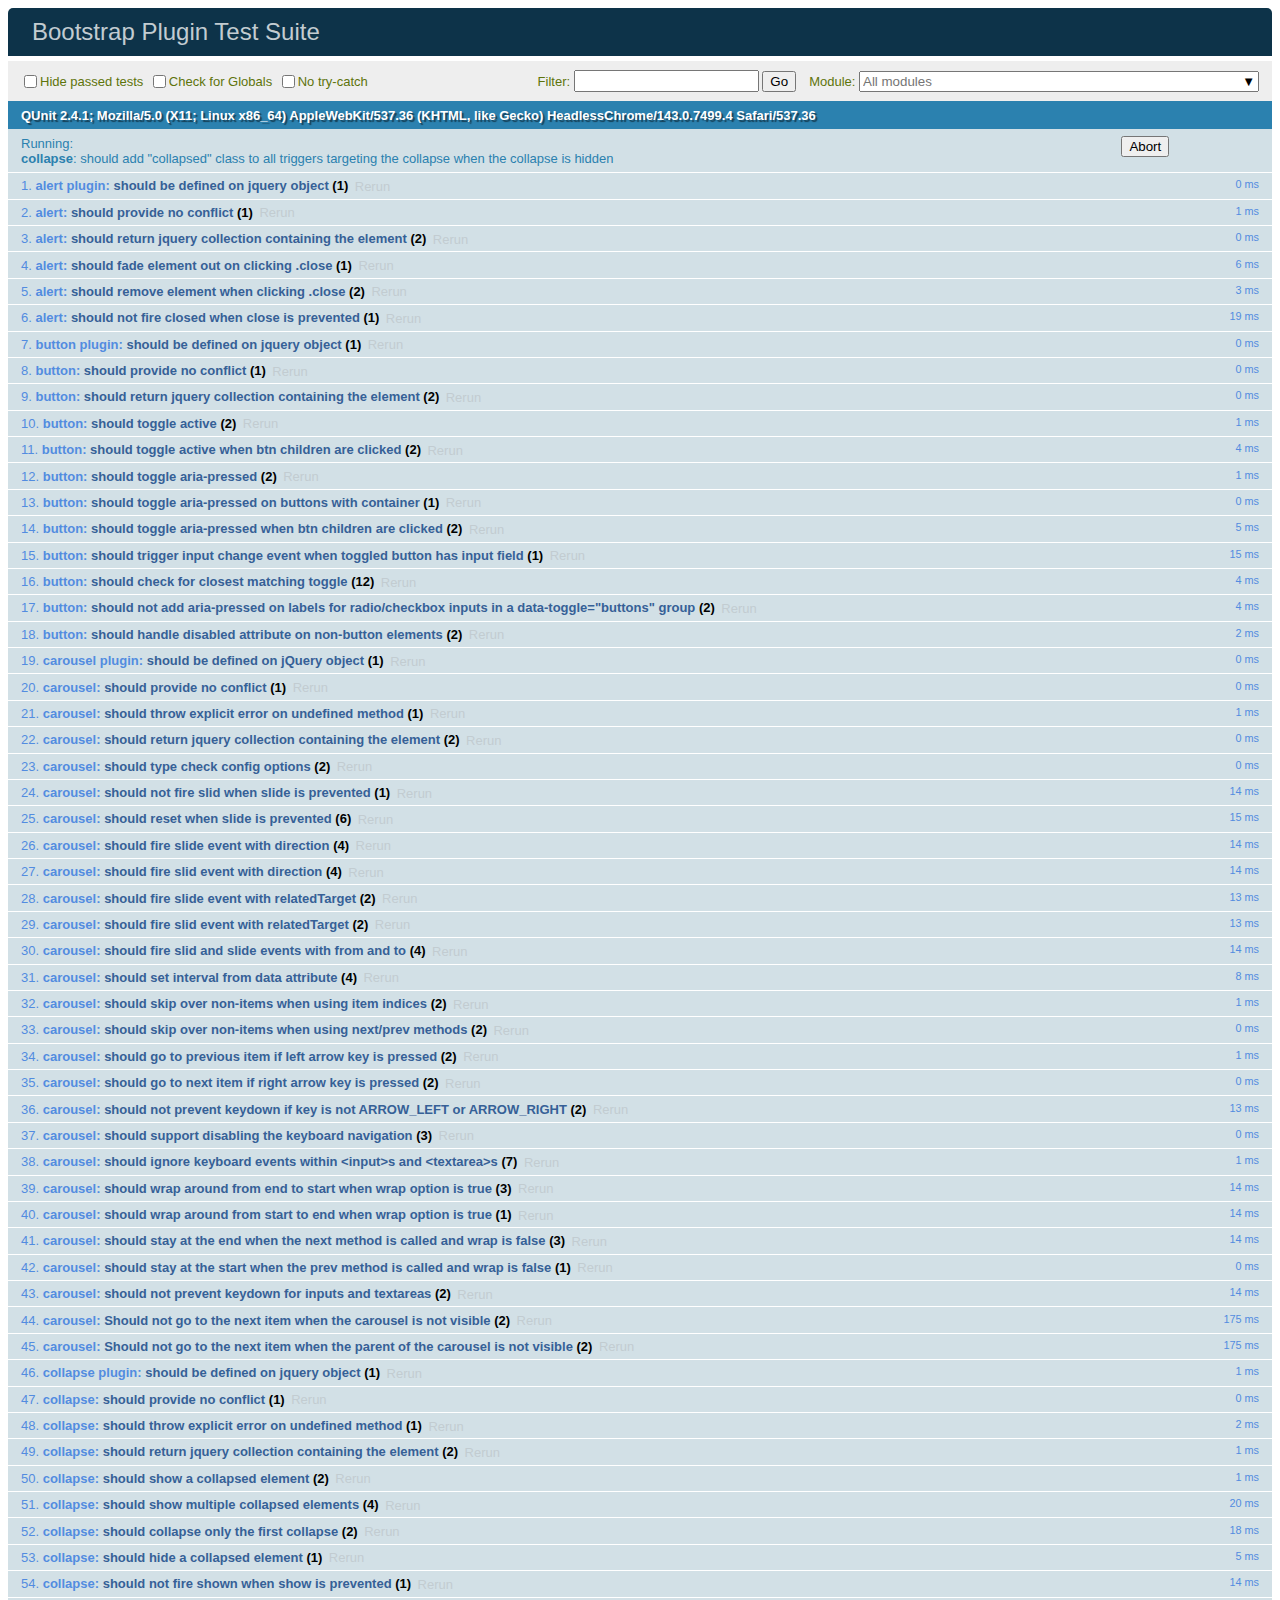
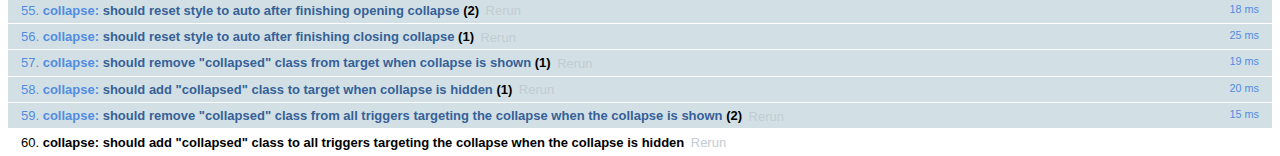
<file: static/bootstrap-4.0.0/js/tests/index.html>
<!doctype html>
<html lang="en">
  <head>
    <meta charset="utf-8">
    <meta name="viewport" content="width=device-width, initial-scale=1, shrink-to-fit=no">
    <title>Bootstrap Plugin Test Suite</title>

    <!-- jQuery -->
    <script>
      (function () {
        var path = '../../assets/js/vendor/jquery-slim.min.js'
        // get jquery param from the query string.
        var jQueryVersion = location.search.match(/[?&]jquery=(.*?)(?=&|$)/)

        // If a version was specified, use that version from our vendor folder
        if (jQueryVersion) {
          path = 'vendor/jquery-' + jQueryVersion[1] + '.min.js'
        }
        document.write('<script src="' + path + '"><\/script>')
      }())
    </script>
    <script src="../../assets/js/vendor/popper.min.js"></script>

    <!-- QUnit -->
    <link rel="stylesheet" href="vendor/qunit.css" media="screen">
    <script src="vendor/qunit.js"></script>

    <script>
      // Disable jQuery event aliases to ensure we don't accidentally use any of them
      [
        'blur',
        'focus',
        'focusin',
        'focusout',
        'resize',
        'scroll',
        'click',
        'dblclick',
        'mousedown',
        'mouseup',
        'mousemove',
        'mouseover',
        'mouseout',
        'mouseenter',
        'mouseleave',
        'change',
        'select',
        'submit',
        'keydown',
        'keypress',
        'keyup',
        'contextmenu'
      ].forEach(function(eventAlias) {
        $.fn[eventAlias] = function() {
          throw new Error('Using the ".' + eventAlias + '()" method is not allowed, so that Bootstrap can be compatible with custom jQuery builds which exclude the "event aliases" module that defines said method. See https://github.com/twbs/bootstrap/blob/master/CONTRIBUTING.md#js')
        }
      })

      // Require assert.expect in each test
      QUnit.config.requireExpects = true

      // See https://github.com/axemclion/grunt-saucelabs#test-result-details-with-qunit
      var log = []
      var testName

      QUnit.done(function(testResults) {
        var tests = []
        for (var i = 0; i < log.length; i++) {
          var details = log[i]
          tests.push({
            name: details.name,
            result: details.result,
            expected: details.expected,
            actual: details.actual,
            source: details.source
          })
        }
        testResults.tests = tests

        window.global_test_results = testResults
      })

      QUnit.testStart(function(testDetails) {
        QUnit.log(function(details) {
          if (!details.result) {
            details.name = testDetails.name
            log.push(details)
          }
        })
      })

      // Display fixture on-screen on iOS to avoid false positives
      // See https://github.com/twbs/bootstrap/pull/15955
      if (/iPhone|iPad|iPod/.test(navigator.userAgent)) {
        QUnit.begin(function() {
          $('#qunit-fixture').css({ top: 0, left: 0 })
        })

        QUnit.done(function() {
          $('#qunit-fixture').css({ top: '', left: '' })
        })
      }
    </script>

    <!-- Transpiled Plugins -->
    <script src="../dist/util.js"></script>
    <script src="../dist/alert.js"></script>
    <script src="../dist/button.js"></script>
    <script src="../dist/carousel.js"></script>
    <script src="../dist/collapse.js"></script>
    <script src="../dist/dropdown.js"></script>
    <script src="../dist/modal.js"></script>
    <script src="../dist/scrollspy.js"></script>
    <script src="../dist/tab.js"></script>
    <script src="../dist/tooltip.js"></script>
    <script src="../dist/popover.js"></script>

    <!-- Unit Tests -->
    <script src="unit/alert.js"></script>
    <script src="unit/button.js"></script>
    <script src="unit/carousel.js"></script>
    <script src="unit/collapse.js"></script>
    <script src="unit/dropdown.js"></script>
    <script src="unit/modal.js"></script>
    <script src="unit/scrollspy.js"></script>
    <script src="unit/tab.js"></script>
    <script src="unit/tooltip.js"></script>
    <script src="unit/popover.js"></script>
    <script src="unit/util.js"></script>
  </head>
  <body>
    <div id="qunit-container">
      <div id="qunit"></div>
      <div id="qunit-fixture"></div>
    </div>
  </body>
</html>
</file>
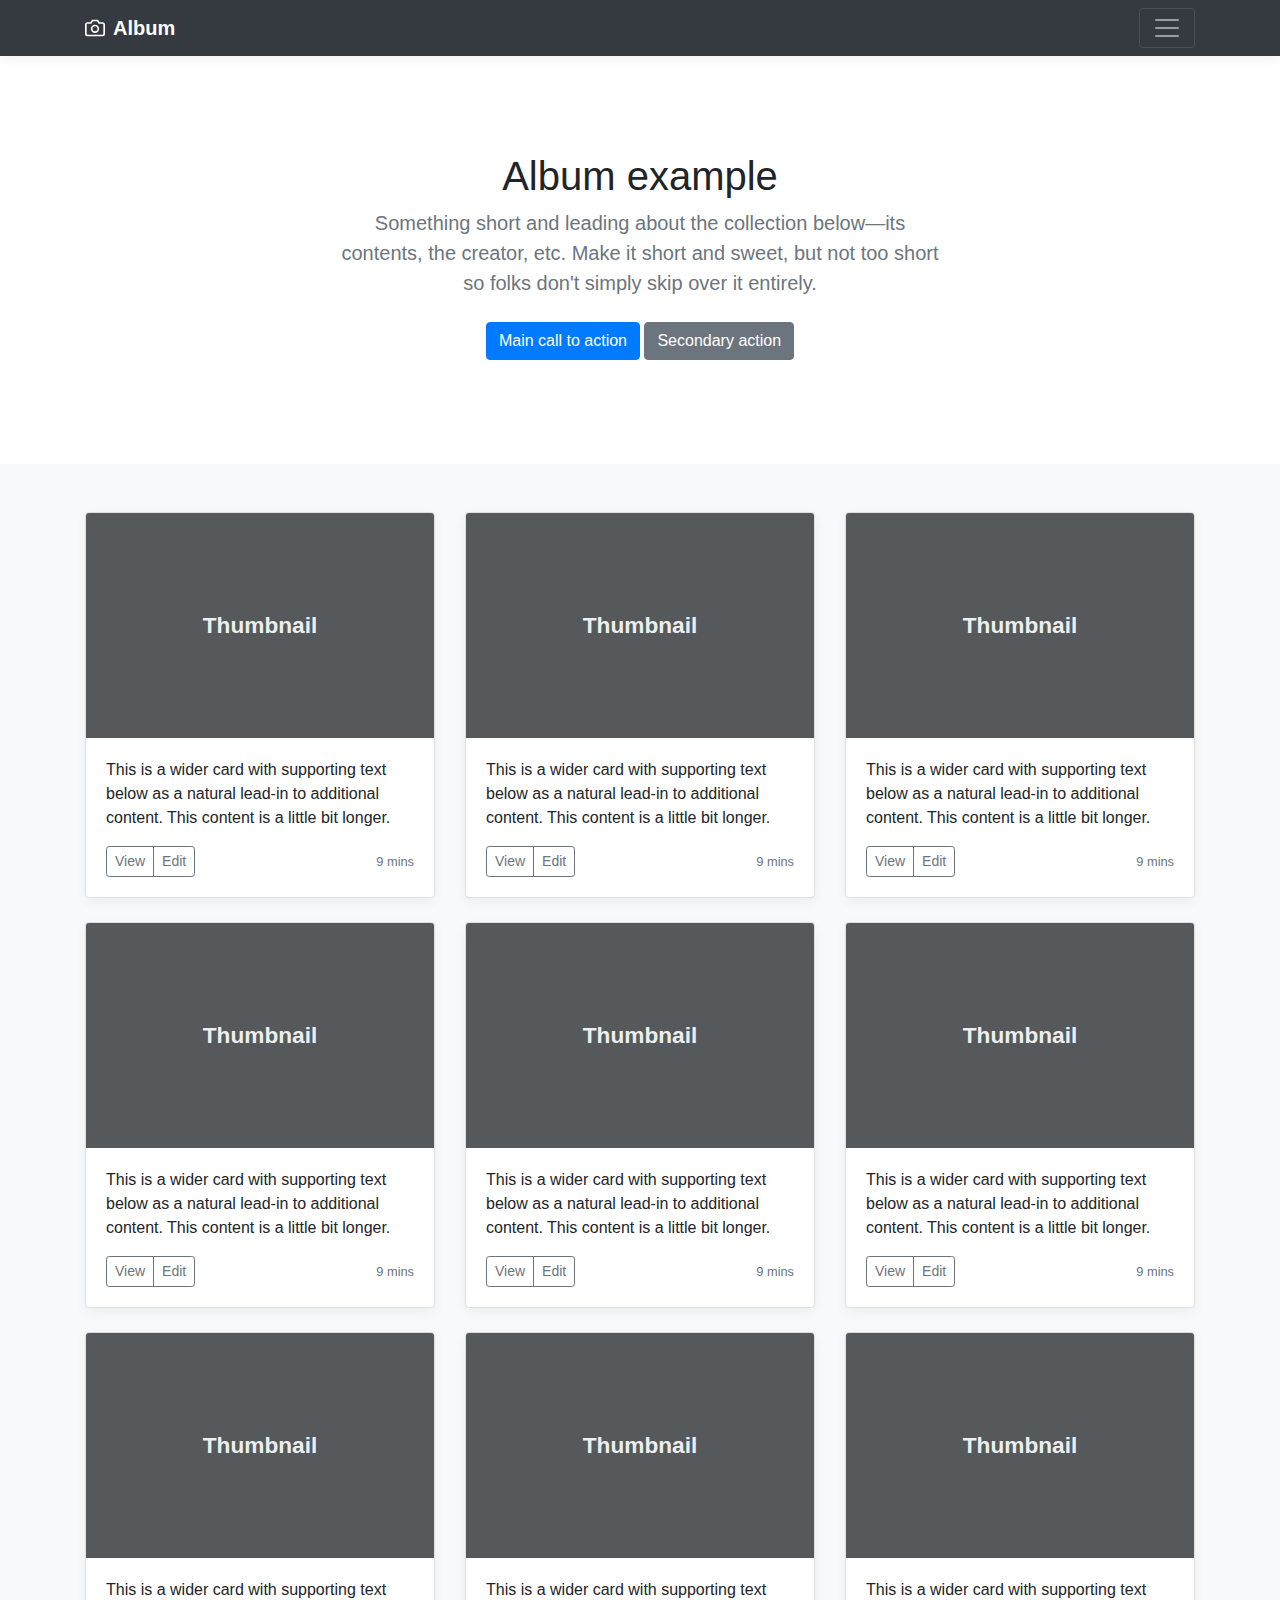
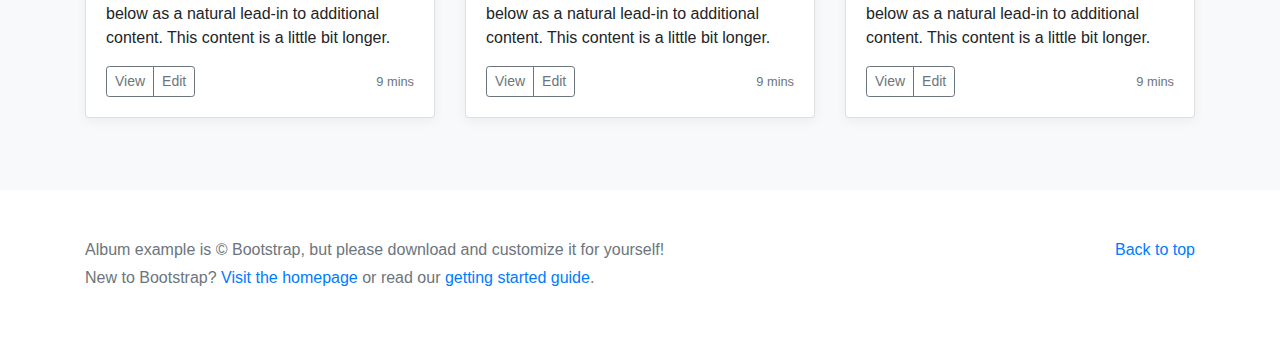
<file: static/bootstrap-4.0.0/docs/4.0/examples/album/index.html>
<!doctype html>
<html lang="en">
  <head>
    <meta charset="utf-8">
    <meta name="viewport" content="width=device-width, initial-scale=1, shrink-to-fit=no">
    <meta name="description" content="">
    <meta name="author" content="">
    <link rel="icon" href="../../../../favicon.ico">

    <title>Album example for Bootstrap</title>

    <!-- Bootstrap core CSS -->
    <link href="../../../../dist/css/bootstrap.min.css" rel="stylesheet">

    <!-- Custom styles for this template -->
    <link href="album.css" rel="stylesheet">
  </head>

  <body>

    <header>
      <div class="collapse bg-dark" id="navbarHeader">
        <div class="container">
          <div class="row">
            <div class="col-sm-8 col-md-7 py-4">
              <h4 class="text-white">About</h4>
              <p class="text-muted">Add some information about the album below, the author, or any other background context. Make it a few sentences long so folks can pick up some informative tidbits. Then, link them off to some social networking sites or contact information.</p>
            </div>
            <div class="col-sm-4 offset-md-1 py-4">
              <h4 class="text-white">Contact</h4>
              <ul class="list-unstyled">
                <li><a href="#" class="text-white">Follow on Twitter</a></li>
                <li><a href="#" class="text-white">Like on Facebook</a></li>
                <li><a href="#" class="text-white">Email me</a></li>
              </ul>
            </div>
          </div>
        </div>
      </div>
      <div class="navbar navbar-dark bg-dark box-shadow">
        <div class="container d-flex justify-content-between">
          <a href="#" class="navbar-brand d-flex align-items-center">
            <svg xmlns="http://www.w3.org/2000/svg" width="20" height="20" viewBox="0 0 24 24" fill="none" stroke="currentColor" stroke-width="2" stroke-linecap="round" stroke-linejoin="round" class="mr-2"><path d="M23 19a2 2 0 0 1-2 2H3a2 2 0 0 1-2-2V8a2 2 0 0 1 2-2h4l2-3h6l2 3h4a2 2 0 0 1 2 2z"></path><circle cx="12" cy="13" r="4"></circle></svg>
            <strong>Album</strong>
          </a>
          <button class="navbar-toggler" type="button" data-toggle="collapse" data-target="#navbarHeader" aria-controls="navbarHeader" aria-expanded="false" aria-label="Toggle navigation">
            <span class="navbar-toggler-icon"></span>
          </button>
        </div>
      </div>
    </header>

    <main role="main">

      <section class="jumbotron text-center">
        <div class="container">
          <h1 class="jumbotron-heading">Album example</h1>
          <p class="lead text-muted">Something short and leading about the collection below—its contents, the creator, etc. Make it short and sweet, but not too short so folks don't simply skip over it entirely.</p>
          <p>
            <a href="#" class="btn btn-primary my-2">Main call to action</a>
            <a href="#" class="btn btn-secondary my-2">Secondary action</a>
          </p>
        </div>
      </section>

      <div class="album py-5 bg-light">
        <div class="container">

          <div class="row">
            <div class="col-md-4">
              <div class="card mb-4 box-shadow">
                <img class="card-img-top" data-src="holder.js/100px225?theme=thumb&bg=55595c&fg=eceeef&text=Thumbnail" alt="Card image cap">
                <div class="card-body">
                  <p class="card-text">This is a wider card with supporting text below as a natural lead-in to additional content. This content is a little bit longer.</p>
                  <div class="d-flex justify-content-between align-items-center">
                    <div class="btn-group">
                      <button type="button" class="btn btn-sm btn-outline-secondary">View</button>
                      <button type="button" class="btn btn-sm btn-outline-secondary">Edit</button>
                    </div>
                    <small class="text-muted">9 mins</small>
                  </div>
                </div>
              </div>
            </div>
            <div class="col-md-4">
              <div class="card mb-4 box-shadow">
                <img class="card-img-top" data-src="holder.js/100px225?theme=thumb&bg=55595c&fg=eceeef&text=Thumbnail" alt="Card image cap">
                <div class="card-body">
                  <p class="card-text">This is a wider card with supporting text below as a natural lead-in to additional content. This content is a little bit longer.</p>
                  <div class="d-flex justify-content-between align-items-center">
                    <div class="btn-group">
                      <button type="button" class="btn btn-sm btn-outline-secondary">View</button>
                      <button type="button" class="btn btn-sm btn-outline-secondary">Edit</button>
                    </div>
                    <small class="text-muted">9 mins</small>
                  </div>
                </div>
              </div>
            </div>
            <div class="col-md-4">
              <div class="card mb-4 box-shadow">
                <img class="card-img-top" data-src="holder.js/100px225?theme=thumb&bg=55595c&fg=eceeef&text=Thumbnail" alt="Card image cap">
                <div class="card-body">
                  <p class="card-text">This is a wider card with supporting text below as a natural lead-in to additional content. This content is a little bit longer.</p>
                  <div class="d-flex justify-content-between align-items-center">
                    <div class="btn-group">
                      <button type="button" class="btn btn-sm btn-outline-secondary">View</button>
                      <button type="button" class="btn btn-sm btn-outline-secondary">Edit</button>
                    </div>
                    <small class="text-muted">9 mins</small>
                  </div>
                </div>
              </div>
            </div>

            <div class="col-md-4">
              <div class="card mb-4 box-shadow">
                <img class="card-img-top" data-src="holder.js/100px225?theme=thumb&bg=55595c&fg=eceeef&text=Thumbnail" alt="Card image cap">
                <div class="card-body">
                  <p class="card-text">This is a wider card with supporting text below as a natural lead-in to additional content. This content is a little bit longer.</p>
                  <div class="d-flex justify-content-between align-items-center">
                    <div class="btn-group">
                      <button type="button" class="btn btn-sm btn-outline-secondary">View</button>
                      <button type="button" class="btn btn-sm btn-outline-secondary">Edit</button>
                    </div>
                    <small class="text-muted">9 mins</small>
                  </div>
                </div>
              </div>
            </div>
            <div class="col-md-4">
              <div class="card mb-4 box-shadow">
                <img class="card-img-top" data-src="holder.js/100px225?theme=thumb&bg=55595c&fg=eceeef&text=Thumbnail" alt="Card image cap">
                <div class="card-body">
                  <p class="card-text">This is a wider card with supporting text below as a natural lead-in to additional content. This content is a little bit longer.</p>
                  <div class="d-flex justify-content-between align-items-center">
                    <div class="btn-group">
                      <button type="button" class="btn btn-sm btn-outline-secondary">View</button>
                      <button type="button" class="btn btn-sm btn-outline-secondary">Edit</button>
                    </div>
                    <small class="text-muted">9 mins</small>
                  </div>
                </div>
              </div>
            </div>
            <div class="col-md-4">
              <div class="card mb-4 box-shadow">
                <img class="card-img-top" data-src="holder.js/100px225?theme=thumb&bg=55595c&fg=eceeef&text=Thumbnail" alt="Card image cap">
                <div class="card-body">
                  <p class="card-text">This is a wider card with supporting text below as a natural lead-in to additional content. This content is a little bit longer.</p>
                  <div class="d-flex justify-content-between align-items-center">
                    <div class="btn-group">
                      <button type="button" class="btn btn-sm btn-outline-secondary">View</button>
                      <button type="button" class="btn btn-sm btn-outline-secondary">Edit</button>
                    </div>
                    <small class="text-muted">9 mins</small>
                  </div>
                </div>
              </div>
            </div>

            <div class="col-md-4">
              <div class="card mb-4 box-shadow">
                <img class="card-img-top" data-src="holder.js/100px225?theme=thumb&bg=55595c&fg=eceeef&text=Thumbnail" alt="Card image cap">
                <div class="card-body">
                  <p class="card-text">This is a wider card with supporting text below as a natural lead-in to additional content. This content is a little bit longer.</p>
                  <div class="d-flex justify-content-between align-items-center">
                    <div class="btn-group">
                      <button type="button" class="btn btn-sm btn-outline-secondary">View</button>
                      <button type="button" class="btn btn-sm btn-outline-secondary">Edit</button>
                    </div>
                    <small class="text-muted">9 mins</small>
                  </div>
                </div>
              </div>
            </div>
            <div class="col-md-4">
              <div class="card mb-4 box-shadow">
                <img class="card-img-top" data-src="holder.js/100px225?theme=thumb&bg=55595c&fg=eceeef&text=Thumbnail" alt="Card image cap">
                <div class="card-body">
                  <p class="card-text">This is a wider card with supporting text below as a natural lead-in to additional content. This content is a little bit longer.</p>
                  <div class="d-flex justify-content-between align-items-center">
                    <div class="btn-group">
                      <button type="button" class="btn btn-sm btn-outline-secondary">View</button>
                      <button type="button" class="btn btn-sm btn-outline-secondary">Edit</button>
                    </div>
                    <small class="text-muted">9 mins</small>
                  </div>
                </div>
              </div>
            </div>
            <div class="col-md-4">
              <div class="card mb-4 box-shadow">
                <img class="card-img-top" data-src="holder.js/100px225?theme=thumb&bg=55595c&fg=eceeef&text=Thumbnail" alt="Card image cap">
                <div class="card-body">
                  <p class="card-text">This is a wider card with supporting text below as a natural lead-in to additional content. This content is a little bit longer.</p>
                  <div class="d-flex justify-content-between align-items-center">
                    <div class="btn-group">
                      <button type="button" class="btn btn-sm btn-outline-secondary">View</button>
                      <button type="button" class="btn btn-sm btn-outline-secondary">Edit</button>
                    </div>
                    <small class="text-muted">9 mins</small>
                  </div>
                </div>
              </div>
            </div>
          </div>
        </div>
      </div>

    </main>

    <footer class="text-muted">
      <div class="container">
        <p class="float-right">
          <a href="#">Back to top</a>
        </p>
        <p>Album example is &copy; Bootstrap, but please download and customize it for yourself!</p>
        <p>New to Bootstrap? <a href="../../">Visit the homepage</a> or read our <a href="../../getting-started/">getting started guide</a>.</p>
      </div>
    </footer>

    <!-- Bootstrap core JavaScript
    ================================================== -->
    <!-- Placed at the end of the document so the pages load faster -->
    <script src="https://code.jquery.com/jquery-3.2.1.slim.min.js" integrity="sha384-KJ3o2DKtIkvYIK3UENzmM7KCkRr/rE9/Qpg6aAZGJwFDMVNA/GpGFF93hXpG5KkN" crossorigin="anonymous"></script>
    <script>window.jQuery || document.write('<script src="../../../../assets/js/vendor/jquery-slim.min.js"><\/script>')</script>
    <script src="../../../../assets/js/vendor/popper.min.js"></script>
    <script src="../../../../dist/js/bootstrap.min.js"></script>
    <script src="../../../../assets/js/vendor/holder.min.js"></script>
  </body>
</html>
</file>
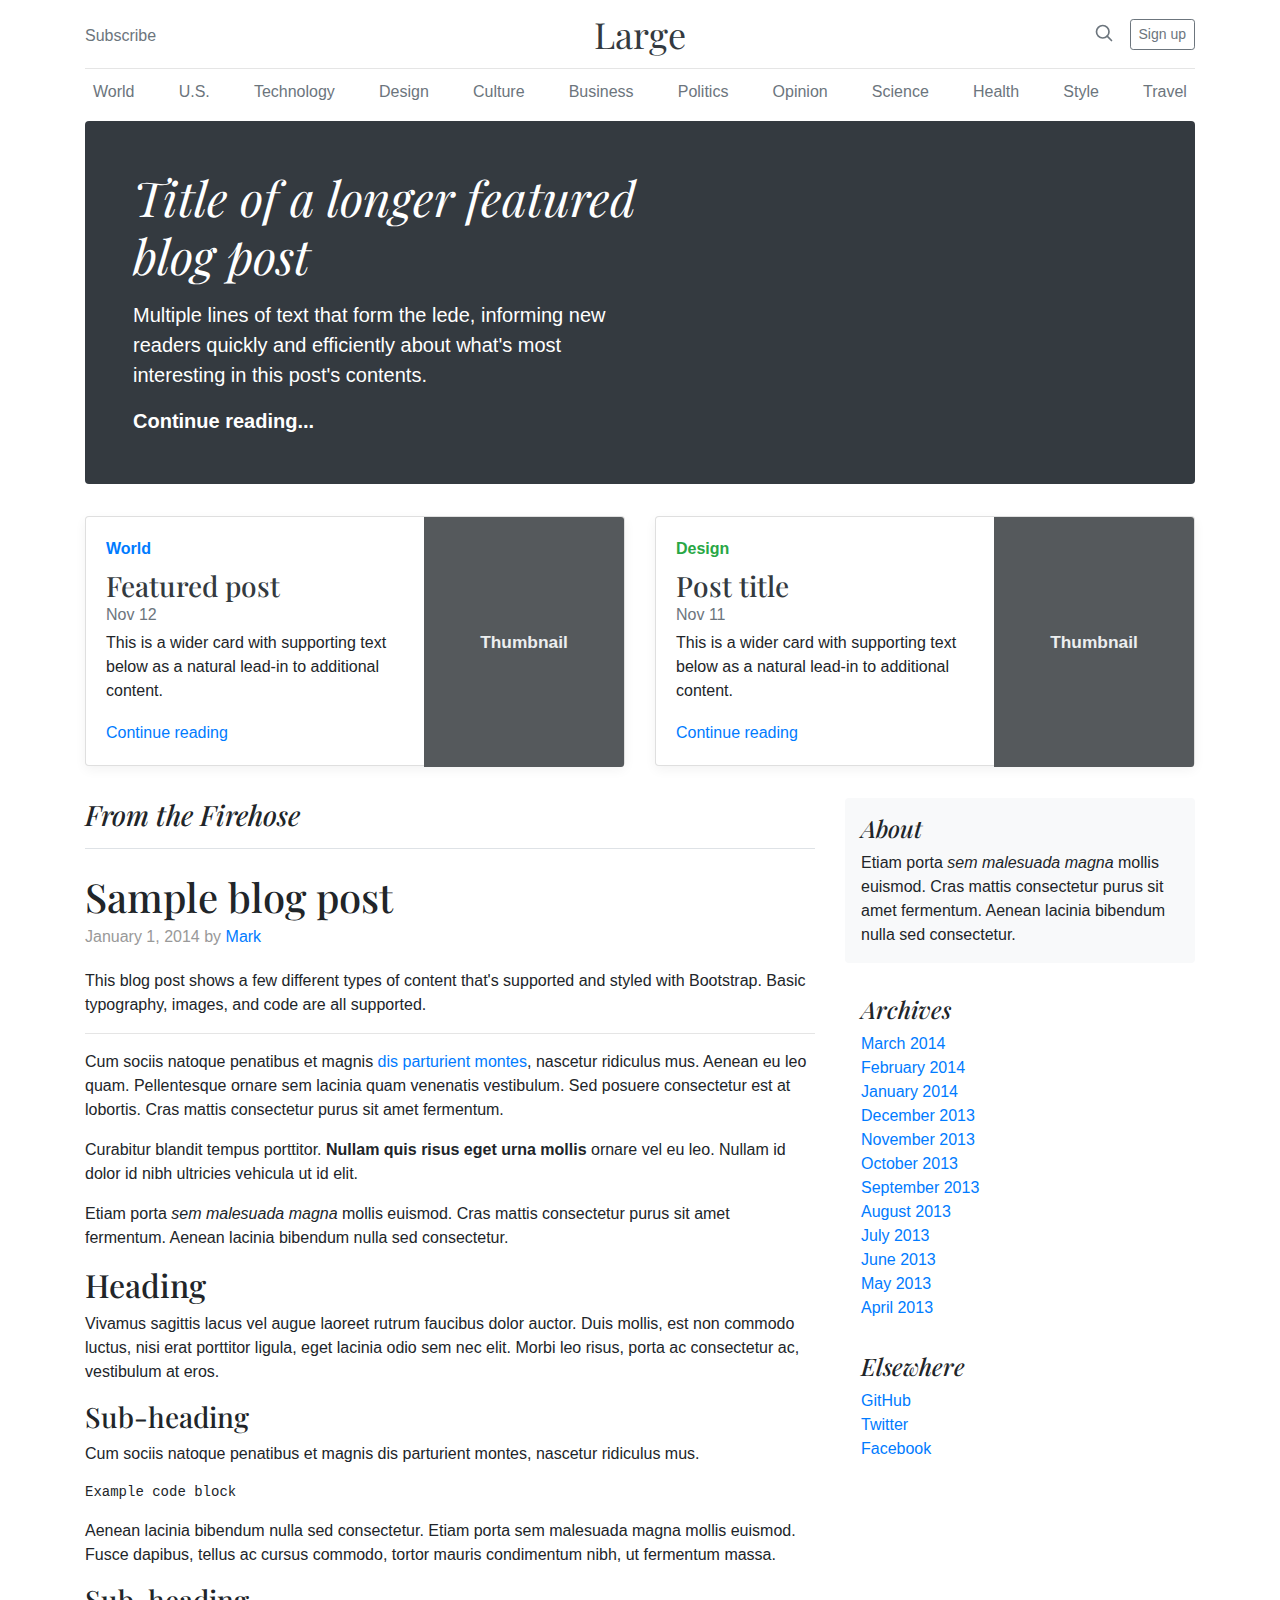
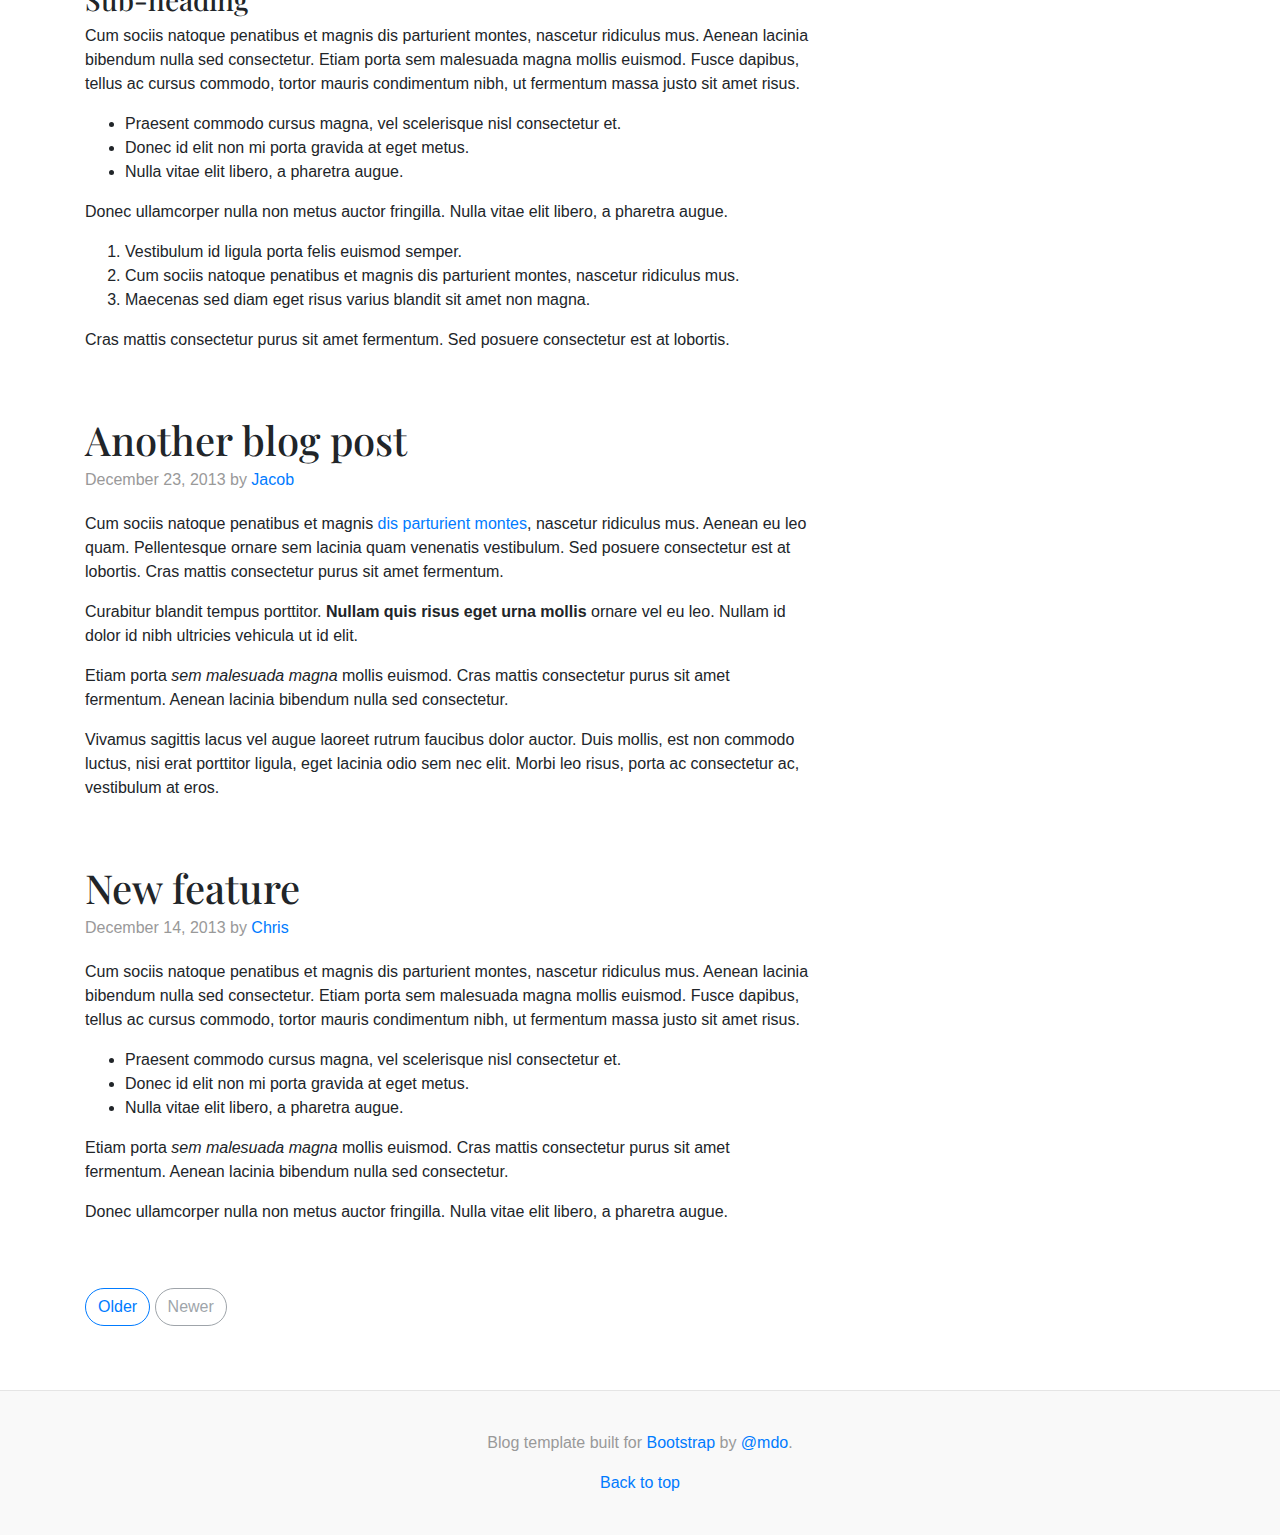
<file: static/bootstrap-4.0.0/docs/4.0/examples/blog/index.html>
<!doctype html>
<html lang="en">
  <head>
    <meta charset="utf-8">
    <meta name="viewport" content="width=device-width, initial-scale=1, shrink-to-fit=no">
    <meta name="description" content="">
    <meta name="author" content="">
    <link rel="icon" href="../../../../favicon.ico">

    <title>Blog Template for Bootstrap</title>

    <!-- Bootstrap core CSS -->
    <link href="../../../../dist/css/bootstrap.min.css" rel="stylesheet">

    <!-- Custom styles for this template -->
    <link href="https://fonts.googleapis.com/css?family=Playfair+Display:700,900" rel="stylesheet">
    <link href="blog.css" rel="stylesheet">
  </head>

  <body>

    <div class="container">
      <header class="blog-header py-3">
        <div class="row flex-nowrap justify-content-between align-items-center">
          <div class="col-4 pt-1">
            <a class="text-muted" href="#">Subscribe</a>
          </div>
          <div class="col-4 text-center">
            <a class="blog-header-logo text-dark" href="#">Large</a>
          </div>
          <div class="col-4 d-flex justify-content-end align-items-center">
            <a class="text-muted" href="#">
              <svg xmlns="http://www.w3.org/2000/svg" width="20" height="20" viewBox="0 0 24 24" fill="none" stroke="currentColor" stroke-width="2" stroke-linecap="round" stroke-linejoin="round" class="mx-3"><circle cx="10.5" cy="10.5" r="7.5"></circle><line x1="21" y1="21" x2="15.8" y2="15.8"></line></svg>
            </a>
            <a class="btn btn-sm btn-outline-secondary" href="#">Sign up</a>
          </div>
        </div>
      </header>

      <div class="nav-scroller py-1 mb-2">
        <nav class="nav d-flex justify-content-between">
          <a class="p-2 text-muted" href="#">World</a>
          <a class="p-2 text-muted" href="#">U.S.</a>
          <a class="p-2 text-muted" href="#">Technology</a>
          <a class="p-2 text-muted" href="#">Design</a>
          <a class="p-2 text-muted" href="#">Culture</a>
          <a class="p-2 text-muted" href="#">Business</a>
          <a class="p-2 text-muted" href="#">Politics</a>
          <a class="p-2 text-muted" href="#">Opinion</a>
          <a class="p-2 text-muted" href="#">Science</a>
          <a class="p-2 text-muted" href="#">Health</a>
          <a class="p-2 text-muted" href="#">Style</a>
          <a class="p-2 text-muted" href="#">Travel</a>
        </nav>
      </div>

      <div class="jumbotron p-3 p-md-5 text-white rounded bg-dark">
        <div class="col-md-6 px-0">
          <h1 class="display-4 font-italic">Title of a longer featured blog post</h1>
          <p class="lead my-3">Multiple lines of text that form the lede, informing new readers quickly and efficiently about what's most interesting in this post's contents.</p>
          <p class="lead mb-0"><a href="#" class="text-white font-weight-bold">Continue reading...</a></p>
        </div>
      </div>

      <div class="row mb-2">
        <div class="col-md-6">
          <div class="card flex-md-row mb-4 box-shadow h-md-250">
            <div class="card-body d-flex flex-column align-items-start">
              <strong class="d-inline-block mb-2 text-primary">World</strong>
              <h3 class="mb-0">
                <a class="text-dark" href="#">Featured post</a>
              </h3>
              <div class="mb-1 text-muted">Nov 12</div>
              <p class="card-text mb-auto">This is a wider card with supporting text below as a natural lead-in to additional content.</p>
              <a href="#">Continue reading</a>
            </div>
            <img class="card-img-right flex-auto d-none d-md-block" data-src="holder.js/200x250?theme=thumb" alt="Card image cap">
          </div>
        </div>
        <div class="col-md-6">
          <div class="card flex-md-row mb-4 box-shadow h-md-250">
            <div class="card-body d-flex flex-column align-items-start">
              <strong class="d-inline-block mb-2 text-success">Design</strong>
              <h3 class="mb-0">
                <a class="text-dark" href="#">Post title</a>
              </h3>
              <div class="mb-1 text-muted">Nov 11</div>
              <p class="card-text mb-auto">This is a wider card with supporting text below as a natural lead-in to additional content.</p>
              <a href="#">Continue reading</a>
            </div>
            <img class="card-img-right flex-auto d-none d-md-block" data-src="holder.js/200x250?theme=thumb" alt="Card image cap">
          </div>
        </div>
      </div>
    </div>

    <main role="main" class="container">
      <div class="row">
        <div class="col-md-8 blog-main">
          <h3 class="pb-3 mb-4 font-italic border-bottom">
            From the Firehose
          </h3>

          <div class="blog-post">
            <h2 class="blog-post-title">Sample blog post</h2>
            <p class="blog-post-meta">January 1, 2014 by <a href="#">Mark</a></p>

            <p>This blog post shows a few different types of content that's supported and styled with Bootstrap. Basic typography, images, and code are all supported.</p>
            <hr>
            <p>Cum sociis natoque penatibus et magnis <a href="#">dis parturient montes</a>, nascetur ridiculus mus. Aenean eu leo quam. Pellentesque ornare sem lacinia quam venenatis vestibulum. Sed posuere consectetur est at lobortis. Cras mattis consectetur purus sit amet fermentum.</p>
            <blockquote>
              <p>Curabitur blandit tempus porttitor. <strong>Nullam quis risus eget urna mollis</strong> ornare vel eu leo. Nullam id dolor id nibh ultricies vehicula ut id elit.</p>
            </blockquote>
            <p>Etiam porta <em>sem malesuada magna</em> mollis euismod. Cras mattis consectetur purus sit amet fermentum. Aenean lacinia bibendum nulla sed consectetur.</p>
            <h2>Heading</h2>
            <p>Vivamus sagittis lacus vel augue laoreet rutrum faucibus dolor auctor. Duis mollis, est non commodo luctus, nisi erat porttitor ligula, eget lacinia odio sem nec elit. Morbi leo risus, porta ac consectetur ac, vestibulum at eros.</p>
            <h3>Sub-heading</h3>
            <p>Cum sociis natoque penatibus et magnis dis parturient montes, nascetur ridiculus mus.</p>
            <pre><code>Example code block</code></pre>
            <p>Aenean lacinia bibendum nulla sed consectetur. Etiam porta sem malesuada magna mollis euismod. Fusce dapibus, tellus ac cursus commodo, tortor mauris condimentum nibh, ut fermentum massa.</p>
            <h3>Sub-heading</h3>
            <p>Cum sociis natoque penatibus et magnis dis parturient montes, nascetur ridiculus mus. Aenean lacinia bibendum nulla sed consectetur. Etiam porta sem malesuada magna mollis euismod. Fusce dapibus, tellus ac cursus commodo, tortor mauris condimentum nibh, ut fermentum massa justo sit amet risus.</p>
            <ul>
              <li>Praesent commodo cursus magna, vel scelerisque nisl consectetur et.</li>
              <li>Donec id elit non mi porta gravida at eget metus.</li>
              <li>Nulla vitae elit libero, a pharetra augue.</li>
            </ul>
            <p>Donec ullamcorper nulla non metus auctor fringilla. Nulla vitae elit libero, a pharetra augue.</p>
            <ol>
              <li>Vestibulum id ligula porta felis euismod semper.</li>
              <li>Cum sociis natoque penatibus et magnis dis parturient montes, nascetur ridiculus mus.</li>
              <li>Maecenas sed diam eget risus varius blandit sit amet non magna.</li>
            </ol>
            <p>Cras mattis consectetur purus sit amet fermentum. Sed posuere consectetur est at lobortis.</p>
          </div><!-- /.blog-post -->

          <div class="blog-post">
            <h2 class="blog-post-title">Another blog post</h2>
            <p class="blog-post-meta">December 23, 2013 by <a href="#">Jacob</a></p>

            <p>Cum sociis natoque penatibus et magnis <a href="#">dis parturient montes</a>, nascetur ridiculus mus. Aenean eu leo quam. Pellentesque ornare sem lacinia quam venenatis vestibulum. Sed posuere consectetur est at lobortis. Cras mattis consectetur purus sit amet fermentum.</p>
            <blockquote>
              <p>Curabitur blandit tempus porttitor. <strong>Nullam quis risus eget urna mollis</strong> ornare vel eu leo. Nullam id dolor id nibh ultricies vehicula ut id elit.</p>
            </blockquote>
            <p>Etiam porta <em>sem malesuada magna</em> mollis euismod. Cras mattis consectetur purus sit amet fermentum. Aenean lacinia bibendum nulla sed consectetur.</p>
            <p>Vivamus sagittis lacus vel augue laoreet rutrum faucibus dolor auctor. Duis mollis, est non commodo luctus, nisi erat porttitor ligula, eget lacinia odio sem nec elit. Morbi leo risus, porta ac consectetur ac, vestibulum at eros.</p>
          </div><!-- /.blog-post -->

          <div class="blog-post">
            <h2 class="blog-post-title">New feature</h2>
            <p class="blog-post-meta">December 14, 2013 by <a href="#">Chris</a></p>

            <p>Cum sociis natoque penatibus et magnis dis parturient montes, nascetur ridiculus mus. Aenean lacinia bibendum nulla sed consectetur. Etiam porta sem malesuada magna mollis euismod. Fusce dapibus, tellus ac cursus commodo, tortor mauris condimentum nibh, ut fermentum massa justo sit amet risus.</p>
            <ul>
              <li>Praesent commodo cursus magna, vel scelerisque nisl consectetur et.</li>
              <li>Donec id elit non mi porta gravida at eget metus.</li>
              <li>Nulla vitae elit libero, a pharetra augue.</li>
            </ul>
            <p>Etiam porta <em>sem malesuada magna</em> mollis euismod. Cras mattis consectetur purus sit amet fermentum. Aenean lacinia bibendum nulla sed consectetur.</p>
            <p>Donec ullamcorper nulla non metus auctor fringilla. Nulla vitae elit libero, a pharetra augue.</p>
          </div><!-- /.blog-post -->

          <nav class="blog-pagination">
            <a class="btn btn-outline-primary" href="#">Older</a>
            <a class="btn btn-outline-secondary disabled" href="#">Newer</a>
          </nav>

        </div><!-- /.blog-main -->

        <aside class="col-md-4 blog-sidebar">
          <div class="p-3 mb-3 bg-light rounded">
            <h4 class="font-italic">About</h4>
            <p class="mb-0">Etiam porta <em>sem malesuada magna</em> mollis euismod. Cras mattis consectetur purus sit amet fermentum. Aenean lacinia bibendum nulla sed consectetur.</p>
          </div>

          <div class="p-3">
            <h4 class="font-italic">Archives</h4>
            <ol class="list-unstyled mb-0">
              <li><a href="#">March 2014</a></li>
              <li><a href="#">February 2014</a></li>
              <li><a href="#">January 2014</a></li>
              <li><a href="#">December 2013</a></li>
              <li><a href="#">November 2013</a></li>
              <li><a href="#">October 2013</a></li>
              <li><a href="#">September 2013</a></li>
              <li><a href="#">August 2013</a></li>
              <li><a href="#">July 2013</a></li>
              <li><a href="#">June 2013</a></li>
              <li><a href="#">May 2013</a></li>
              <li><a href="#">April 2013</a></li>
            </ol>
          </div>

          <div class="p-3">
            <h4 class="font-italic">Elsewhere</h4>
            <ol class="list-unstyled">
              <li><a href="#">GitHub</a></li>
              <li><a href="#">Twitter</a></li>
              <li><a href="#">Facebook</a></li>
            </ol>
          </div>
        </aside><!-- /.blog-sidebar -->

      </div><!-- /.row -->

    </main><!-- /.container -->

    <footer class="blog-footer">
      <p>Blog template built for <a href="https://getbootstrap.com/">Bootstrap</a> by <a href="https://twitter.com/mdo">@mdo</a>.</p>
      <p>
        <a href="#">Back to top</a>
      </p>
    </footer>

    <!-- Bootstrap core JavaScript
    ================================================== -->
    <!-- Placed at the end of the document so the pages load faster -->
    <script src="https://code.jquery.com/jquery-3.2.1.slim.min.js" integrity="sha384-KJ3o2DKtIkvYIK3UENzmM7KCkRr/rE9/Qpg6aAZGJwFDMVNA/GpGFF93hXpG5KkN" crossorigin="anonymous"></script>
    <script>window.jQuery || document.write('<script src="../../../../assets/js/vendor/jquery-slim.min.js"><\/script>')</script>
    <script src="../../../../assets/js/vendor/popper.min.js"></script>
    <script src="../../../../dist/js/bootstrap.min.js"></script>
    <script src="../../../../assets/js/vendor/holder.min.js"></script>
    <script>
      Holder.addTheme('thumb', {
        bg: '#55595c',
        fg: '#eceeef',
        text: 'Thumbnail'
      });
    </script>
  </body>
</html>
</file>
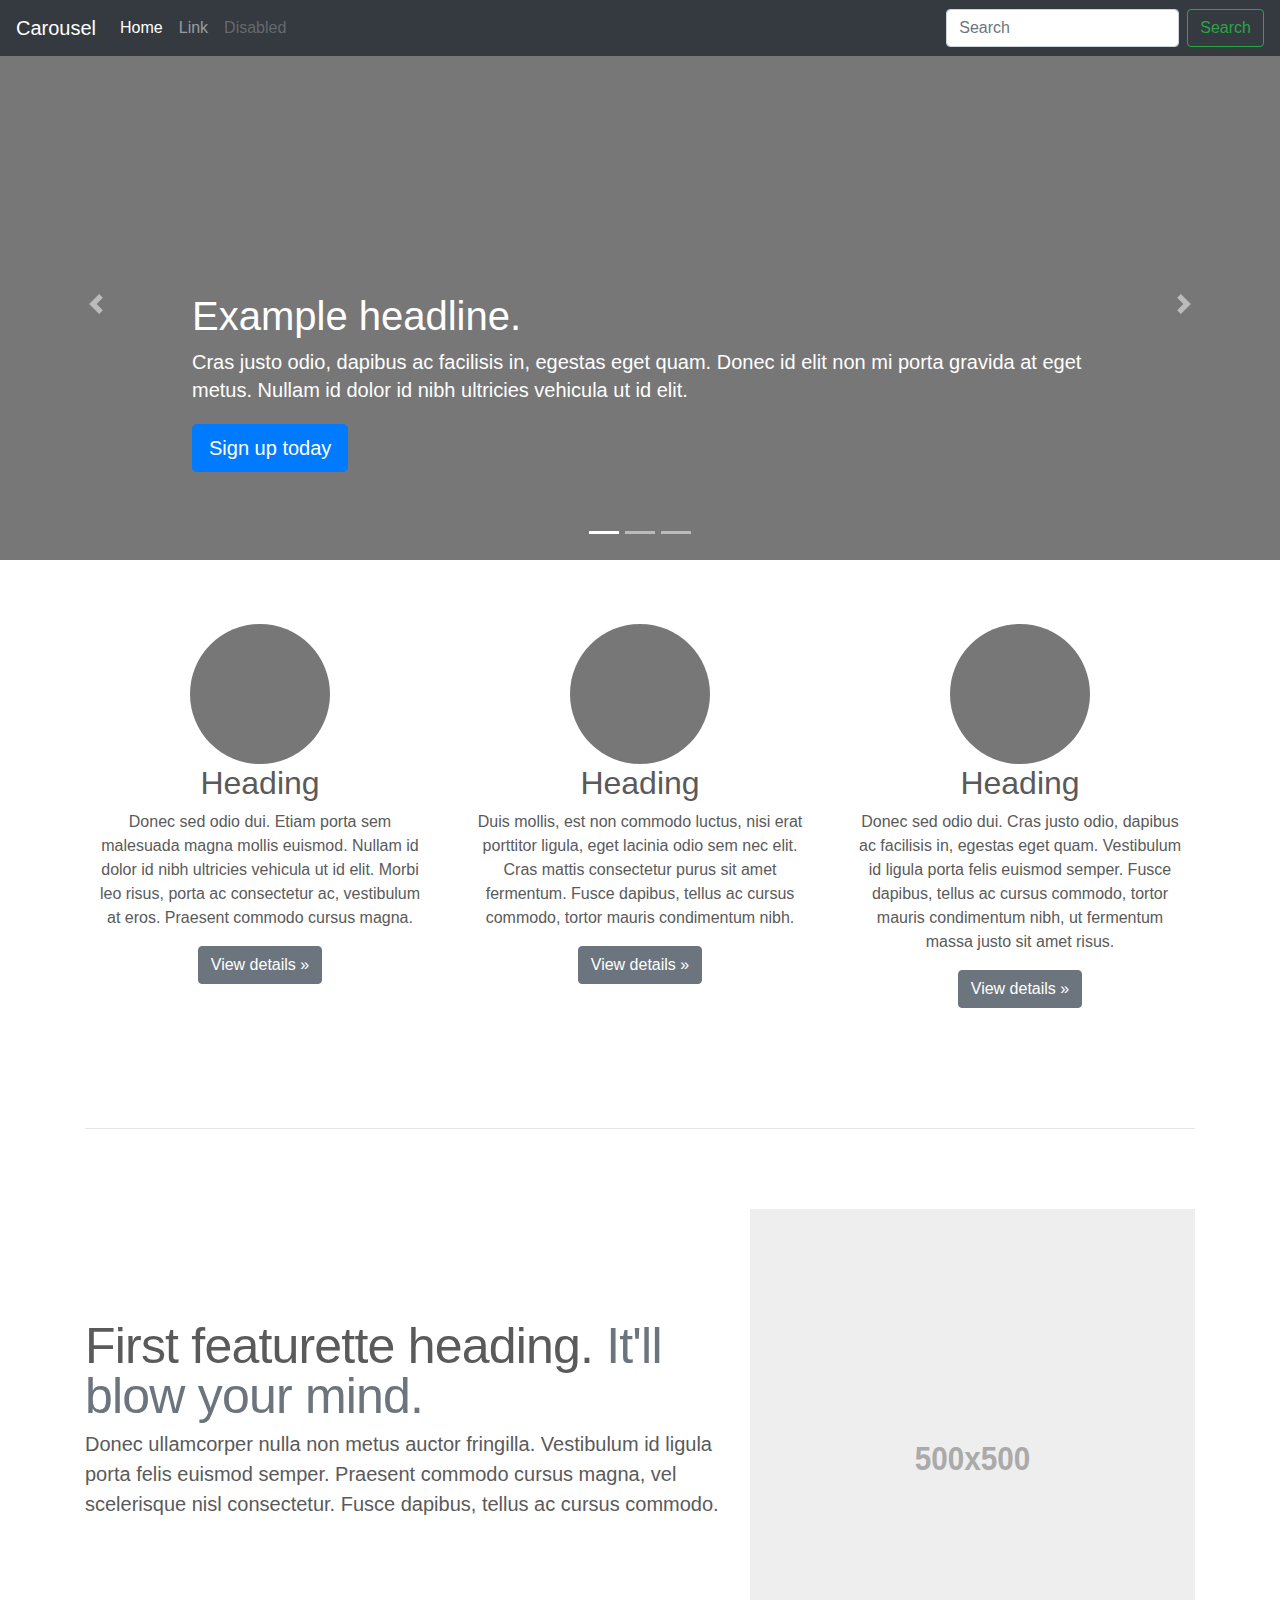
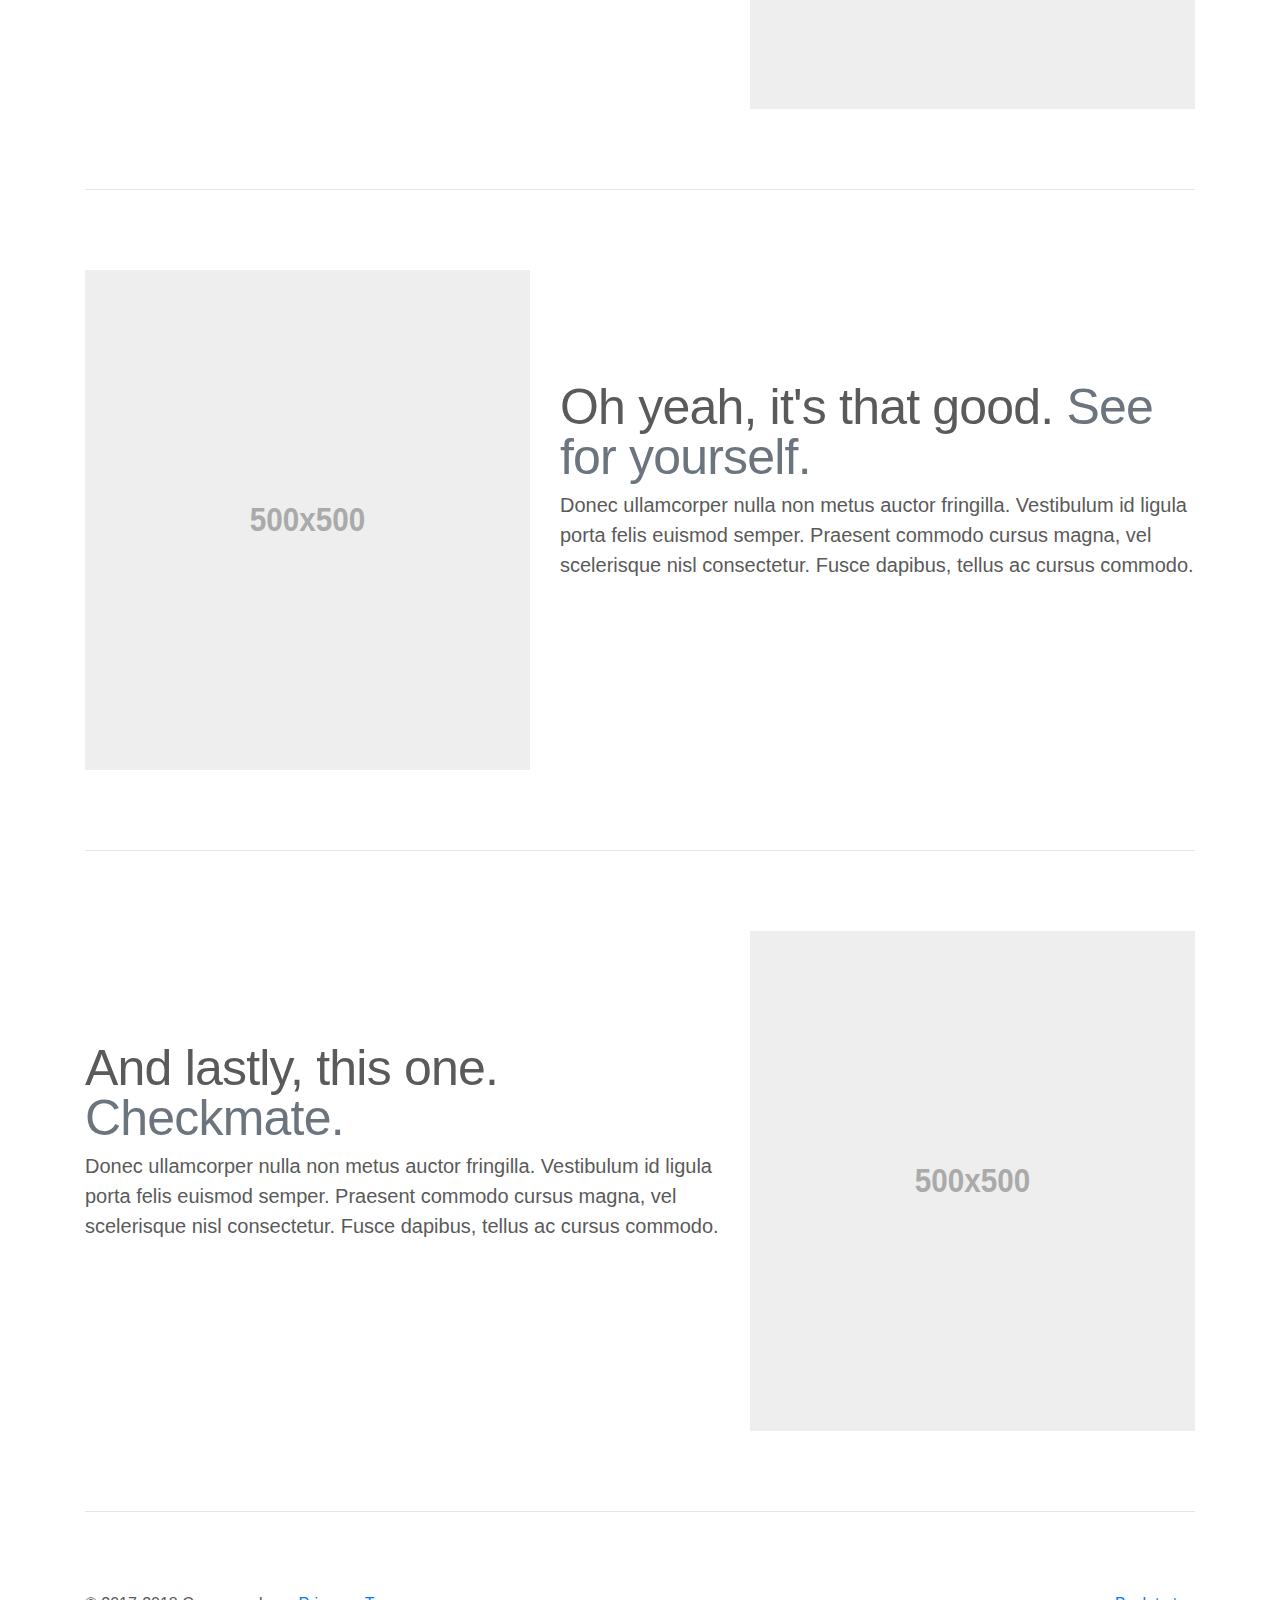
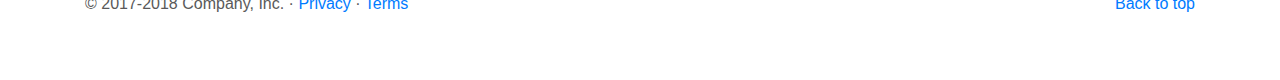
<file: static/bootstrap-4.0.0/docs/4.0/examples/carousel/index.html>
<!doctype html>
<html lang="en">
  <head>
    <meta charset="utf-8">
    <meta name="viewport" content="width=device-width, initial-scale=1, shrink-to-fit=no">
    <meta name="description" content="">
    <meta name="author" content="">
    <link rel="icon" href="../../../../favicon.ico">

    <title>Carousel Template for Bootstrap</title>

    <!-- Bootstrap core CSS -->
    <link href="../../../../dist/css/bootstrap.min.css" rel="stylesheet">

    <!-- Custom styles for this template -->
    <link href="carousel.css" rel="stylesheet">
  </head>
  <body>

    <header>
      <nav class="navbar navbar-expand-md navbar-dark fixed-top bg-dark">
        <a class="navbar-brand" href="#">Carousel</a>
        <button class="navbar-toggler" type="button" data-toggle="collapse" data-target="#navbarCollapse" aria-controls="navbarCollapse" aria-expanded="false" aria-label="Toggle navigation">
          <span class="navbar-toggler-icon"></span>
        </button>
        <div class="collapse navbar-collapse" id="navbarCollapse">
          <ul class="navbar-nav mr-auto">
            <li class="nav-item active">
              <a class="nav-link" href="#">Home <span class="sr-only">(current)</span></a>
            </li>
            <li class="nav-item">
              <a class="nav-link" href="#">Link</a>
            </li>
            <li class="nav-item">
              <a class="nav-link disabled" href="#">Disabled</a>
            </li>
          </ul>
          <form class="form-inline mt-2 mt-md-0">
            <input class="form-control mr-sm-2" type="text" placeholder="Search" aria-label="Search">
            <button class="btn btn-outline-success my-2 my-sm-0" type="submit">Search</button>
          </form>
        </div>
      </nav>
    </header>

    <main role="main">

      <div id="myCarousel" class="carousel slide" data-ride="carousel">
        <ol class="carousel-indicators">
          <li data-target="#myCarousel" data-slide-to="0" class="active"></li>
          <li data-target="#myCarousel" data-slide-to="1"></li>
          <li data-target="#myCarousel" data-slide-to="2"></li>
        </ol>
        <div class="carousel-inner">
          <div class="carousel-item active">
            <img class="first-slide" src="[data-uri]" alt="First slide">
            <div class="container">
              <div class="carousel-caption text-left">
                <h1>Example headline.</h1>
                <p>Cras justo odio, dapibus ac facilisis in, egestas eget quam. Donec id elit non mi porta gravida at eget metus. Nullam id dolor id nibh ultricies vehicula ut id elit.</p>
                <p><a class="btn btn-lg btn-primary" href="#" role="button">Sign up today</a></p>
              </div>
            </div>
          </div>
          <div class="carousel-item">
            <img class="second-slide" src="[data-uri]" alt="Second slide">
            <div class="container">
              <div class="carousel-caption">
                <h1>Another example headline.</h1>
                <p>Cras justo odio, dapibus ac facilisis in, egestas eget quam. Donec id elit non mi porta gravida at eget metus. Nullam id dolor id nibh ultricies vehicula ut id elit.</p>
                <p><a class="btn btn-lg btn-primary" href="#" role="button">Learn more</a></p>
              </div>
            </div>
          </div>
          <div class="carousel-item">
            <img class="third-slide" src="[data-uri]" alt="Third slide">
            <div class="container">
              <div class="carousel-caption text-right">
                <h1>One more for good measure.</h1>
                <p>Cras justo odio, dapibus ac facilisis in, egestas eget quam. Donec id elit non mi porta gravida at eget metus. Nullam id dolor id nibh ultricies vehicula ut id elit.</p>
                <p><a class="btn btn-lg btn-primary" href="#" role="button">Browse gallery</a></p>
              </div>
            </div>
          </div>
        </div>
        <a class="carousel-control-prev" href="#myCarousel" role="button" data-slide="prev">
          <span class="carousel-control-prev-icon" aria-hidden="true"></span>
          <span class="sr-only">Previous</span>
        </a>
        <a class="carousel-control-next" href="#myCarousel" role="button" data-slide="next">
          <span class="carousel-control-next-icon" aria-hidden="true"></span>
          <span class="sr-only">Next</span>
        </a>
      </div>


      <!-- Marketing messaging and featurettes
      ================================================== -->
      <!-- Wrap the rest of the page in another container to center all the content. -->

      <div class="container marketing">

        <!-- Three columns of text below the carousel -->
        <div class="row">
          <div class="col-lg-4">
            <img class="rounded-circle" src="[data-uri]" alt="Generic placeholder image" width="140" height="140">
            <h2>Heading</h2>
            <p>Donec sed odio dui. Etiam porta sem malesuada magna mollis euismod. Nullam id dolor id nibh ultricies vehicula ut id elit. Morbi leo risus, porta ac consectetur ac, vestibulum at eros. Praesent commodo cursus magna.</p>
            <p><a class="btn btn-secondary" href="#" role="button">View details &raquo;</a></p>
          </div><!-- /.col-lg-4 -->
          <div class="col-lg-4">
            <img class="rounded-circle" src="[data-uri]" alt="Generic placeholder image" width="140" height="140">
            <h2>Heading</h2>
            <p>Duis mollis, est non commodo luctus, nisi erat porttitor ligula, eget lacinia odio sem nec elit. Cras mattis consectetur purus sit amet fermentum. Fusce dapibus, tellus ac cursus commodo, tortor mauris condimentum nibh.</p>
            <p><a class="btn btn-secondary" href="#" role="button">View details &raquo;</a></p>
          </div><!-- /.col-lg-4 -->
          <div class="col-lg-4">
            <img class="rounded-circle" src="[data-uri]" alt="Generic placeholder image" width="140" height="140">
            <h2>Heading</h2>
            <p>Donec sed odio dui. Cras justo odio, dapibus ac facilisis in, egestas eget quam. Vestibulum id ligula porta felis euismod semper. Fusce dapibus, tellus ac cursus commodo, tortor mauris condimentum nibh, ut fermentum massa justo sit amet risus.</p>
            <p><a class="btn btn-secondary" href="#" role="button">View details &raquo;</a></p>
          </div><!-- /.col-lg-4 -->
        </div><!-- /.row -->


        <!-- START THE FEATURETTES -->

        <hr class="featurette-divider">

        <div class="row featurette">
          <div class="col-md-7">
            <h2 class="featurette-heading">First featurette heading. <span class="text-muted">It'll blow your mind.</span></h2>
            <p class="lead">Donec ullamcorper nulla non metus auctor fringilla. Vestibulum id ligula porta felis euismod semper. Praesent commodo cursus magna, vel scelerisque nisl consectetur. Fusce dapibus, tellus ac cursus commodo.</p>
          </div>
          <div class="col-md-5">
            <img class="featurette-image img-fluid mx-auto" data-src="holder.js/500x500/auto" alt="Generic placeholder image">
          </div>
        </div>

        <hr class="featurette-divider">

        <div class="row featurette">
          <div class="col-md-7 order-md-2">
            <h2 class="featurette-heading">Oh yeah, it's that good. <span class="text-muted">See for yourself.</span></h2>
            <p class="lead">Donec ullamcorper nulla non metus auctor fringilla. Vestibulum id ligula porta felis euismod semper. Praesent commodo cursus magna, vel scelerisque nisl consectetur. Fusce dapibus, tellus ac cursus commodo.</p>
          </div>
          <div class="col-md-5 order-md-1">
            <img class="featurette-image img-fluid mx-auto" data-src="holder.js/500x500/auto" alt="Generic placeholder image">
          </div>
        </div>

        <hr class="featurette-divider">

        <div class="row featurette">
          <div class="col-md-7">
            <h2 class="featurette-heading">And lastly, this one. <span class="text-muted">Checkmate.</span></h2>
            <p class="lead">Donec ullamcorper nulla non metus auctor fringilla. Vestibulum id ligula porta felis euismod semper. Praesent commodo cursus magna, vel scelerisque nisl consectetur. Fusce dapibus, tellus ac cursus commodo.</p>
          </div>
          <div class="col-md-5">
            <img class="featurette-image img-fluid mx-auto" data-src="holder.js/500x500/auto" alt="Generic placeholder image">
          </div>
        </div>

        <hr class="featurette-divider">

        <!-- /END THE FEATURETTES -->

      </div><!-- /.container -->


      <!-- FOOTER -->
      <footer class="container">
        <p class="float-right"><a href="#">Back to top</a></p>
        <p>&copy; 2017-2018 Company, Inc. &middot; <a href="#">Privacy</a> &middot; <a href="#">Terms</a></p>
      </footer>
    </main>

    <!-- Bootstrap core JavaScript
    ================================================== -->
    <!-- Placed at the end of the document so the pages load faster -->
    <script src="https://code.jquery.com/jquery-3.2.1.slim.min.js" integrity="sha384-KJ3o2DKtIkvYIK3UENzmM7KCkRr/rE9/Qpg6aAZGJwFDMVNA/GpGFF93hXpG5KkN" crossorigin="anonymous"></script>
    <script>window.jQuery || document.write('<script src="../../../../assets/js/vendor/jquery-slim.min.js"><\/script>')</script>
    <script src="../../../../assets/js/vendor/popper.min.js"></script>
    <script src="../../../../dist/js/bootstrap.min.js"></script>
    <!-- Just to make our placeholder images work. Don't actually copy the next line! -->
    <script src="../../../../assets/js/vendor/holder.min.js"></script>
  </body>
</html>
</file>
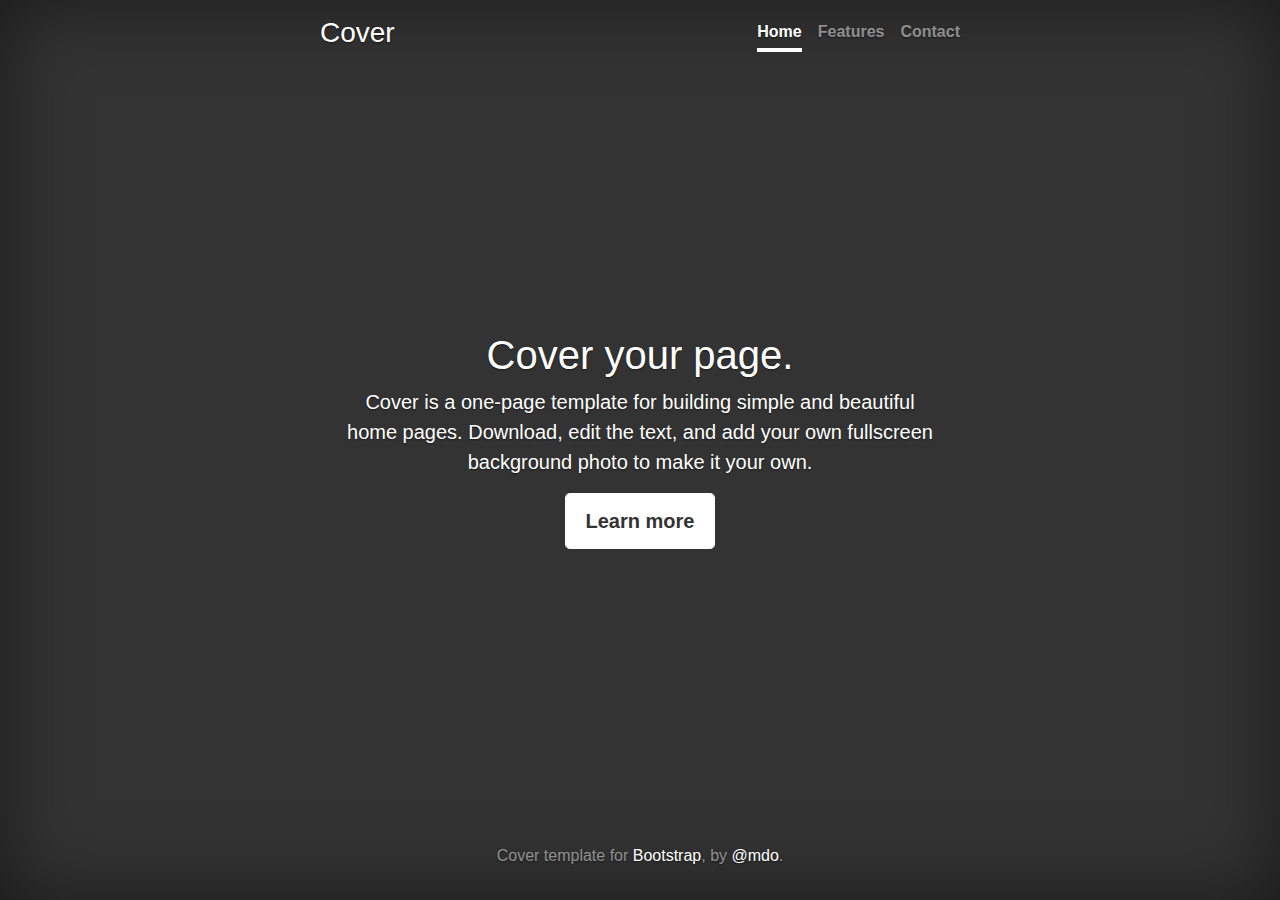
<file: static/bootstrap-4.0.0/docs/4.0/examples/cover/index.html>
<!doctype html>
<html lang="en">
  <head>
    <meta charset="utf-8">
    <meta name="viewport" content="width=device-width, initial-scale=1, shrink-to-fit=no">
    <meta name="description" content="">
    <meta name="author" content="">
    <link rel="icon" href="../../../../favicon.ico">

    <title>Cover Template for Bootstrap</title>

    <!-- Bootstrap core CSS -->
    <link href="../../../../dist/css/bootstrap.min.css" rel="stylesheet">

    <!-- Custom styles for this template -->
    <link href="cover.css" rel="stylesheet">
  </head>

  <body class="text-center">

    <div class="cover-container d-flex h-100 p-3 mx-auto flex-column">
      <header class="masthead mb-auto">
        <div class="inner">
          <h3 class="masthead-brand">Cover</h3>
          <nav class="nav nav-masthead justify-content-center">
            <a class="nav-link active" href="#">Home</a>
            <a class="nav-link" href="#">Features</a>
            <a class="nav-link" href="#">Contact</a>
          </nav>
        </div>
      </header>

      <main role="main" class="inner cover">
        <h1 class="cover-heading">Cover your page.</h1>
        <p class="lead">Cover is a one-page template for building simple and beautiful home pages. Download, edit the text, and add your own fullscreen background photo to make it your own.</p>
        <p class="lead">
          <a href="#" class="btn btn-lg btn-secondary">Learn more</a>
        </p>
      </main>

      <footer class="mastfoot mt-auto">
        <div class="inner">
          <p>Cover template for <a href="https://getbootstrap.com/">Bootstrap</a>, by <a href="https://twitter.com/mdo">@mdo</a>.</p>
        </div>
      </footer>
    </div>


    <!-- Bootstrap core JavaScript
    ================================================== -->
    <!-- Placed at the end of the document so the pages load faster -->
    <script src="https://code.jquery.com/jquery-3.2.1.slim.min.js" integrity="sha384-KJ3o2DKtIkvYIK3UENzmM7KCkRr/rE9/Qpg6aAZGJwFDMVNA/GpGFF93hXpG5KkN" crossorigin="anonymous"></script>
    <script>window.jQuery || document.write('<script src="../../../../assets/js/vendor/jquery-slim.min.js"><\/script>')</script>
    <script src="../../../../assets/js/vendor/popper.min.js"></script>
    <script src="../../../../dist/js/bootstrap.min.js"></script>
  </body>
</html>
</file>
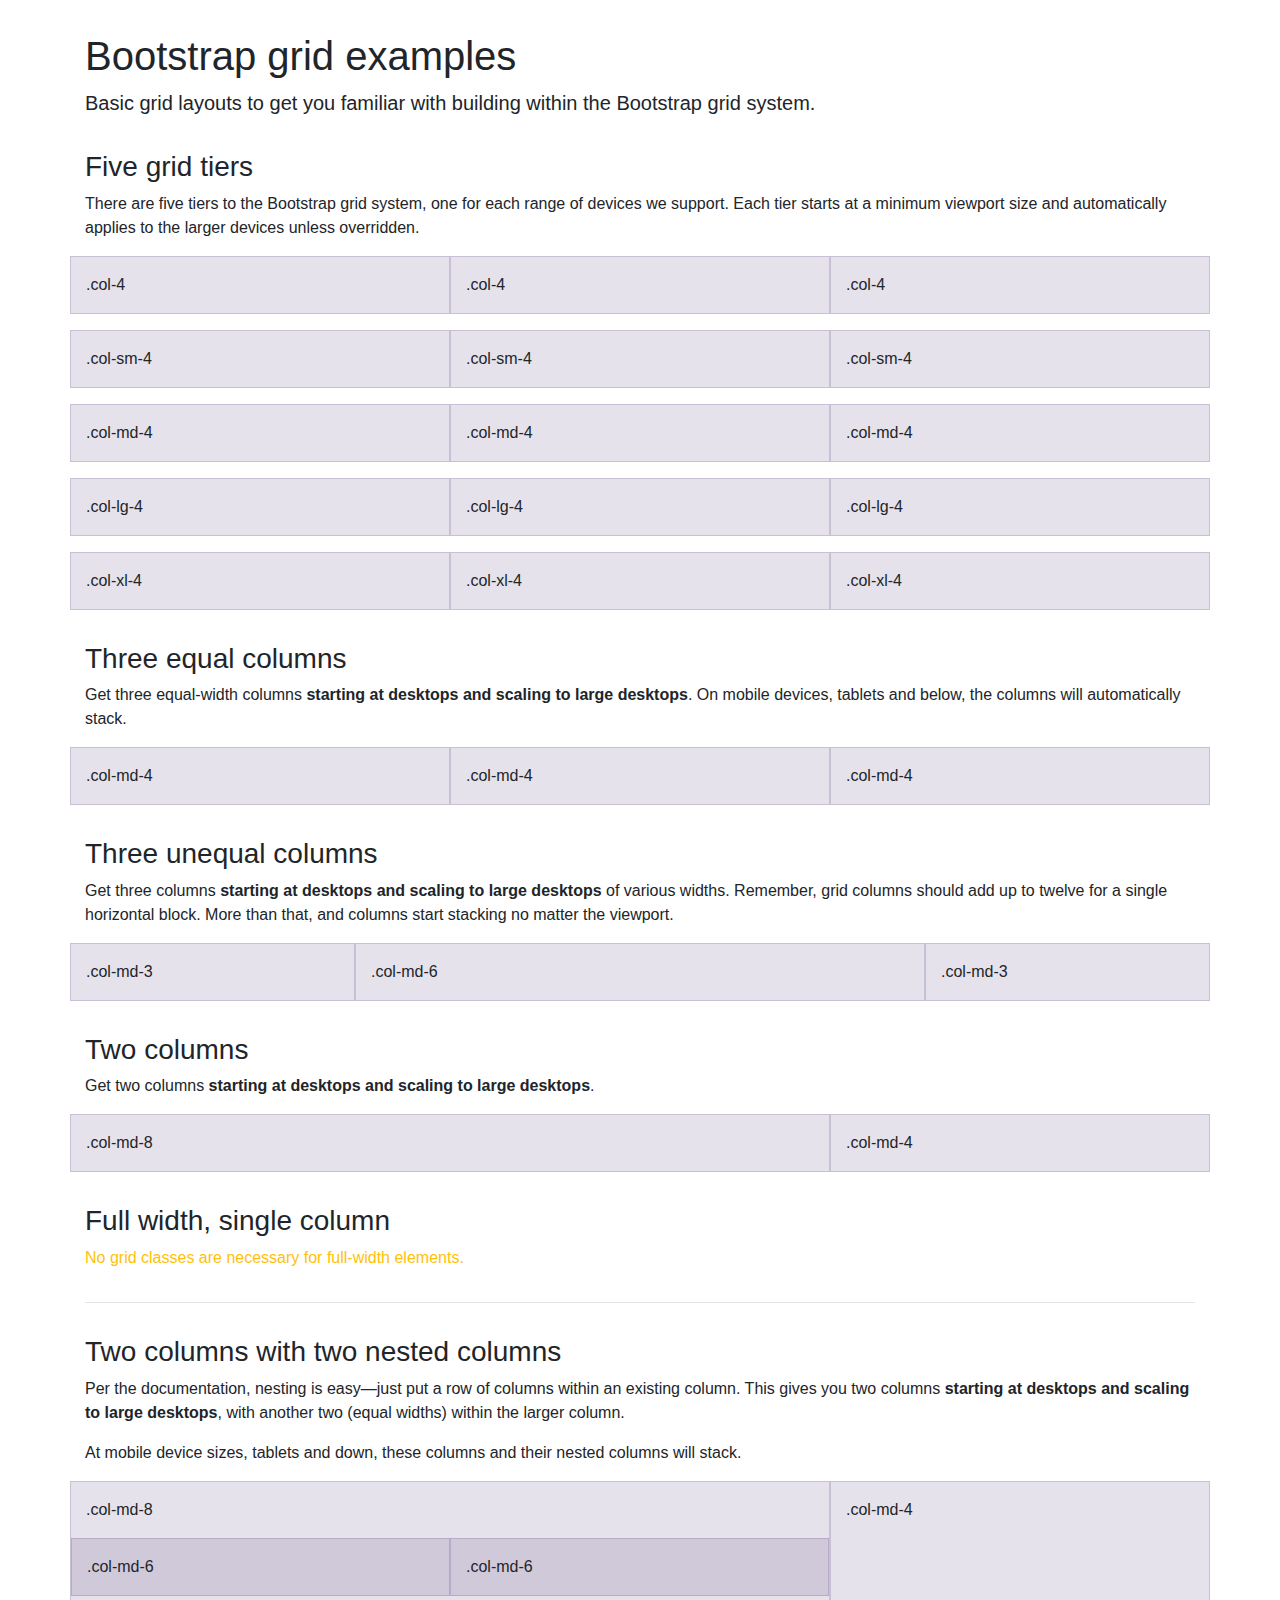
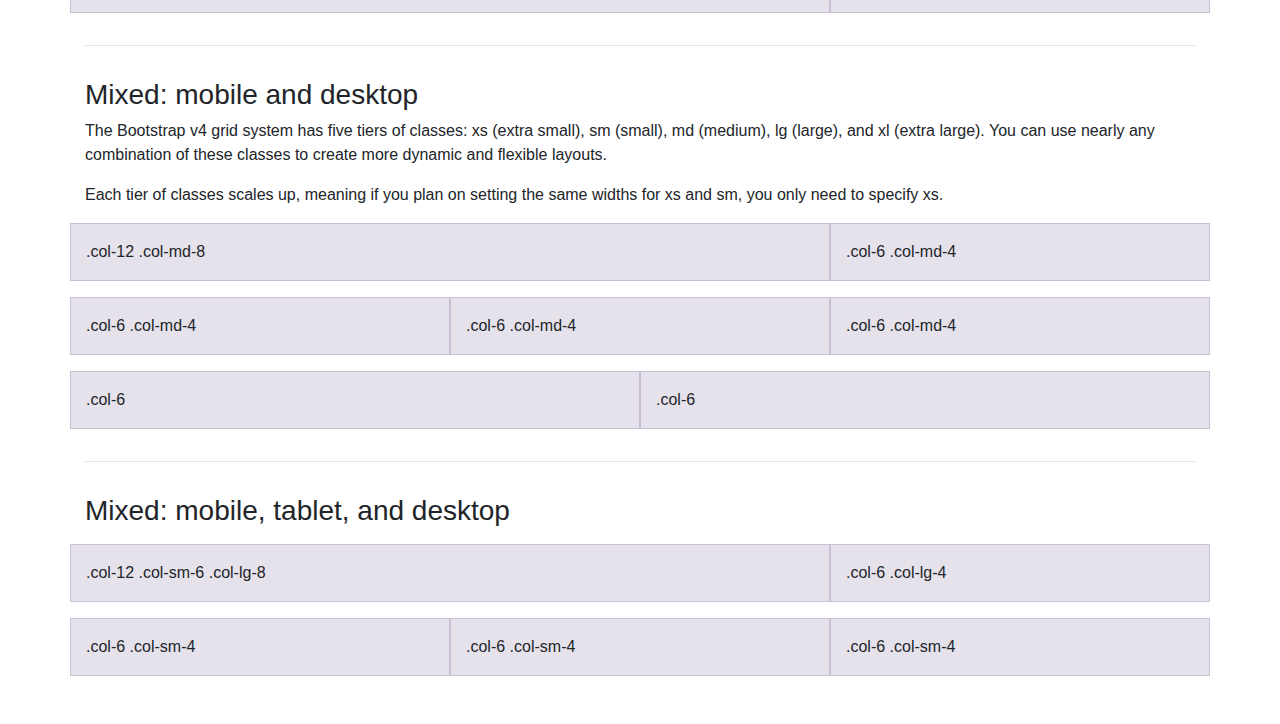
<file: static/bootstrap-4.0.0/docs/4.0/examples/grid/index.html>
<!doctype html>
<html lang="en">
  <head>
    <meta charset="utf-8">
    <meta name="viewport" content="width=device-width, initial-scale=1, shrink-to-fit=no">
    <meta name="description" content="">
    <meta name="author" content="">
    <link rel="icon" href="../../../../favicon.ico">

    <title>Grid Template for Bootstrap</title>

    <!-- Bootstrap core CSS -->
    <link href="../../../../dist/css/bootstrap.min.css" rel="stylesheet">

    <!-- Custom styles for this template -->
    <link href="grid.css" rel="stylesheet">
  </head>

  <body>
    <div class="container">

      <h1>Bootstrap grid examples</h1>
      <p class="lead">Basic grid layouts to get you familiar with building within the Bootstrap grid system.</p>

      <h3>Five grid tiers</h3>
      <p>There are five tiers to the Bootstrap grid system, one for each range of devices we support. Each tier starts at a minimum viewport size and automatically applies to the larger devices unless overridden.</p>

      <div class="row">
        <div class="col-4">.col-4</div>
        <div class="col-4">.col-4</div>
        <div class="col-4">.col-4</div>
      </div>

      <div class="row">
        <div class="col-sm-4">.col-sm-4</div>
        <div class="col-sm-4">.col-sm-4</div>
        <div class="col-sm-4">.col-sm-4</div>
      </div>

      <div class="row">
        <div class="col-md-4">.col-md-4</div>
        <div class="col-md-4">.col-md-4</div>
        <div class="col-md-4">.col-md-4</div>
      </div>

      <div class="row">
        <div class="col-lg-4">.col-lg-4</div>
        <div class="col-lg-4">.col-lg-4</div>
        <div class="col-lg-4">.col-lg-4</div>
      </div>

      <div class="row">
        <div class="col-xl-4">.col-xl-4</div>
        <div class="col-xl-4">.col-xl-4</div>
        <div class="col-xl-4">.col-xl-4</div>
      </div>

      <h3>Three equal columns</h3>
      <p>Get three equal-width columns <strong>starting at desktops and scaling to large desktops</strong>. On mobile devices, tablets and below, the columns will automatically stack.</p>
      <div class="row">
        <div class="col-md-4">.col-md-4</div>
        <div class="col-md-4">.col-md-4</div>
        <div class="col-md-4">.col-md-4</div>
      </div>

      <h3>Three unequal columns</h3>
      <p>Get three columns <strong>starting at desktops and scaling to large desktops</strong> of various widths. Remember, grid columns should add up to twelve for a single horizontal block. More than that, and columns start stacking no matter the viewport.</p>
      <div class="row">
        <div class="col-md-3">.col-md-3</div>
        <div class="col-md-6">.col-md-6</div>
        <div class="col-md-3">.col-md-3</div>
      </div>

      <h3>Two columns</h3>
      <p>Get two columns <strong>starting at desktops and scaling to large desktops</strong>.</p>
      <div class="row">
        <div class="col-md-8">.col-md-8</div>
        <div class="col-md-4">.col-md-4</div>
      </div>

      <h3>Full width, single column</h3>
      <p class="text-warning">No grid classes are necessary for full-width elements.</p>

      <hr>

      <h3>Two columns with two nested columns</h3>
      <p>Per the documentation, nesting is easy—just put a row of columns within an existing column. This gives you two columns <strong>starting at desktops and scaling to large desktops</strong>, with another two (equal widths) within the larger column.</p>
      <p>At mobile device sizes, tablets and down, these columns and their nested columns will stack.</p>
      <div class="row">
        <div class="col-md-8">
          .col-md-8
          <div class="row">
            <div class="col-md-6">.col-md-6</div>
            <div class="col-md-6">.col-md-6</div>
          </div>
        </div>
        <div class="col-md-4">.col-md-4</div>
      </div>

      <hr>

      <h3>Mixed: mobile and desktop</h3>
      <p>The Bootstrap v4 grid system has five tiers of classes: xs (extra small), sm (small), md (medium), lg (large), and xl (extra large). You can use nearly any combination of these classes to create more dynamic and flexible layouts.</p>
      <p>Each tier of classes scales up, meaning if you plan on setting the same widths for xs and sm, you only need to specify xs.</p>
      <div class="row">
        <div class="col-12 col-md-8">.col-12 .col-md-8</div>
        <div class="col-6 col-md-4">.col-6 .col-md-4</div>
      </div>
      <div class="row">
        <div class="col-6 col-md-4">.col-6 .col-md-4</div>
        <div class="col-6 col-md-4">.col-6 .col-md-4</div>
        <div class="col-6 col-md-4">.col-6 .col-md-4</div>
      </div>
      <div class="row">
        <div class="col-6">.col-6</div>
        <div class="col-6">.col-6</div>
      </div>

      <hr>

      <h3>Mixed: mobile, tablet, and desktop</h3>
      <p></p>
      <div class="row">
        <div class="col-12 col-sm-6 col-lg-8">.col-12 .col-sm-6 .col-lg-8</div>
        <div class="col-6 col-lg-4">.col-6 .col-lg-4</div>
      </div>
      <div class="row">
        <div class="col-6 col-sm-4">.col-6 .col-sm-4</div>
        <div class="col-6 col-sm-4">.col-6 .col-sm-4</div>
        <div class="col-6 col-sm-4">.col-6 .col-sm-4</div>
      </div>

    </div> <!-- /container -->
  </body>
</html>
</file>
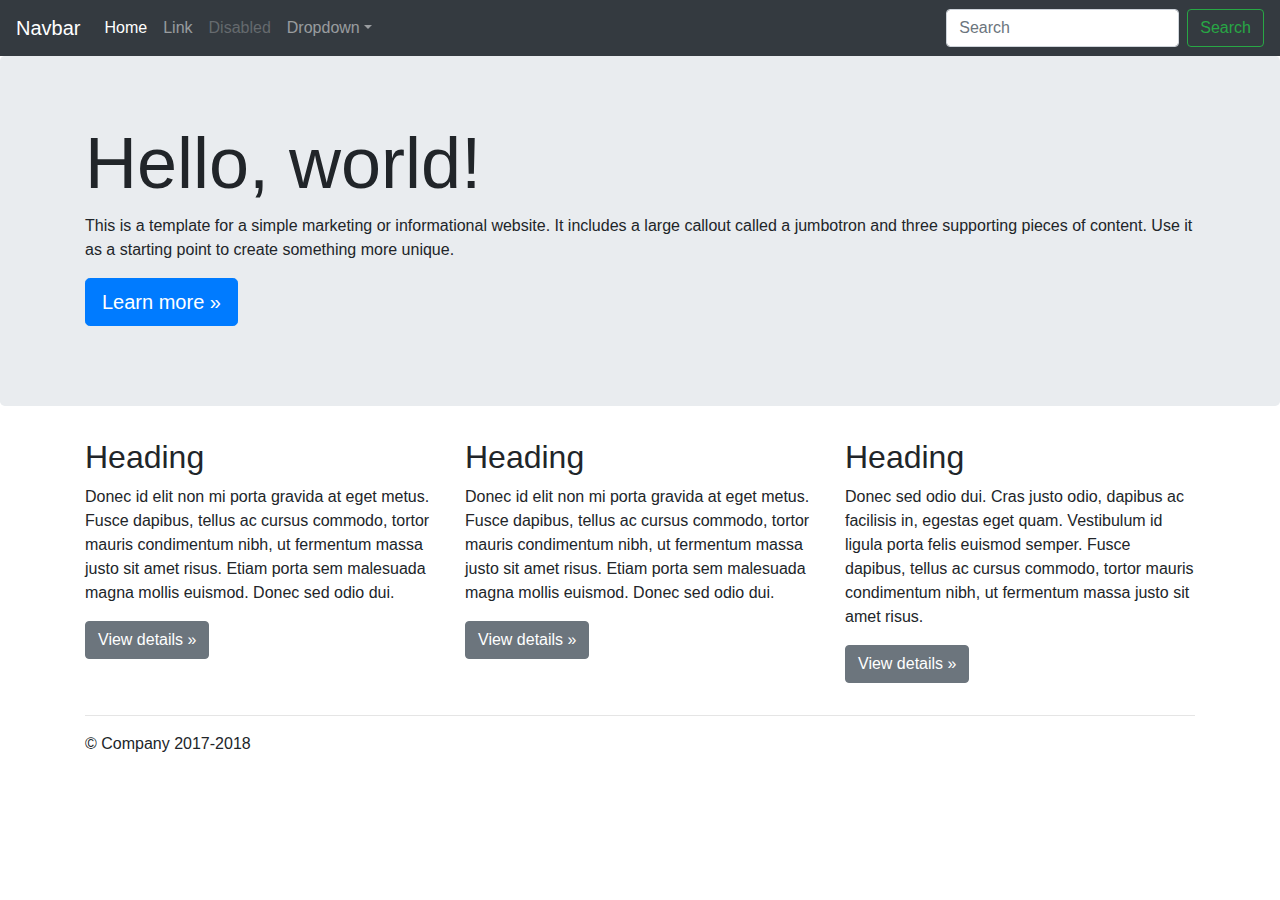
<file: static/bootstrap-4.0.0/docs/4.0/examples/jumbotron/index.html>
<!doctype html>
<html lang="en">
  <head>
    <meta charset="utf-8">
    <meta name="viewport" content="width=device-width, initial-scale=1, shrink-to-fit=no">
    <meta name="description" content="">
    <meta name="author" content="">
    <link rel="icon" href="../../../../favicon.ico">

    <title>Jumbotron Template for Bootstrap</title>

    <!-- Bootstrap core CSS -->
    <link href="../../../../dist/css/bootstrap.min.css" rel="stylesheet">

    <!-- Custom styles for this template -->
    <link href="jumbotron.css" rel="stylesheet">
  </head>

  <body>

    <nav class="navbar navbar-expand-md navbar-dark fixed-top bg-dark">
      <a class="navbar-brand" href="#">Navbar</a>
      <button class="navbar-toggler" type="button" data-toggle="collapse" data-target="#navbarsExampleDefault" aria-controls="navbarsExampleDefault" aria-expanded="false" aria-label="Toggle navigation">
        <span class="navbar-toggler-icon"></span>
      </button>

      <div class="collapse navbar-collapse" id="navbarsExampleDefault">
        <ul class="navbar-nav mr-auto">
          <li class="nav-item active">
            <a class="nav-link" href="#">Home <span class="sr-only">(current)</span></a>
          </li>
          <li class="nav-item">
            <a class="nav-link" href="#">Link</a>
          </li>
          <li class="nav-item">
            <a class="nav-link disabled" href="#">Disabled</a>
          </li>
          <li class="nav-item dropdown">
            <a class="nav-link dropdown-toggle" href="http://example.com" id="dropdown01" data-toggle="dropdown" aria-haspopup="true" aria-expanded="false">Dropdown</a>
            <div class="dropdown-menu" aria-labelledby="dropdown01">
              <a class="dropdown-item" href="#">Action</a>
              <a class="dropdown-item" href="#">Another action</a>
              <a class="dropdown-item" href="#">Something else here</a>
            </div>
          </li>
        </ul>
        <form class="form-inline my-2 my-lg-0">
          <input class="form-control mr-sm-2" type="text" placeholder="Search" aria-label="Search">
          <button class="btn btn-outline-success my-2 my-sm-0" type="submit">Search</button>
        </form>
      </div>
    </nav>

    <main role="main">

      <!-- Main jumbotron for a primary marketing message or call to action -->
      <div class="jumbotron">
        <div class="container">
          <h1 class="display-3">Hello, world!</h1>
          <p>This is a template for a simple marketing or informational website. It includes a large callout called a jumbotron and three supporting pieces of content. Use it as a starting point to create something more unique.</p>
          <p><a class="btn btn-primary btn-lg" href="#" role="button">Learn more &raquo;</a></p>
        </div>
      </div>

      <div class="container">
        <!-- Example row of columns -->
        <div class="row">
          <div class="col-md-4">
            <h2>Heading</h2>
            <p>Donec id elit non mi porta gravida at eget metus. Fusce dapibus, tellus ac cursus commodo, tortor mauris condimentum nibh, ut fermentum massa justo sit amet risus. Etiam porta sem malesuada magna mollis euismod. Donec sed odio dui. </p>
            <p><a class="btn btn-secondary" href="#" role="button">View details &raquo;</a></p>
          </div>
          <div class="col-md-4">
            <h2>Heading</h2>
            <p>Donec id elit non mi porta gravida at eget metus. Fusce dapibus, tellus ac cursus commodo, tortor mauris condimentum nibh, ut fermentum massa justo sit amet risus. Etiam porta sem malesuada magna mollis euismod. Donec sed odio dui. </p>
            <p><a class="btn btn-secondary" href="#" role="button">View details &raquo;</a></p>
          </div>
          <div class="col-md-4">
            <h2>Heading</h2>
            <p>Donec sed odio dui. Cras justo odio, dapibus ac facilisis in, egestas eget quam. Vestibulum id ligula porta felis euismod semper. Fusce dapibus, tellus ac cursus commodo, tortor mauris condimentum nibh, ut fermentum massa justo sit amet risus.</p>
            <p><a class="btn btn-secondary" href="#" role="button">View details &raquo;</a></p>
          </div>
        </div>

        <hr>

      </div> <!-- /container -->

    </main>

    <footer class="container">
      <p>&copy; Company 2017-2018</p>
    </footer>

    <!-- Bootstrap core JavaScript
    ================================================== -->
    <!-- Placed at the end of the document so the pages load faster -->
    <script src="https://code.jquery.com/jquery-3.2.1.slim.min.js" integrity="sha384-KJ3o2DKtIkvYIK3UENzmM7KCkRr/rE9/Qpg6aAZGJwFDMVNA/GpGFF93hXpG5KkN" crossorigin="anonymous"></script>
    <script>window.jQuery || document.write('<script src="../../../../assets/js/vendor/jquery-slim.min.js"><\/script>')</script>
    <script src="../../../../assets/js/vendor/popper.min.js"></script>
    <script src="../../../../dist/js/bootstrap.min.js"></script>
  </body>
</html>
</file>
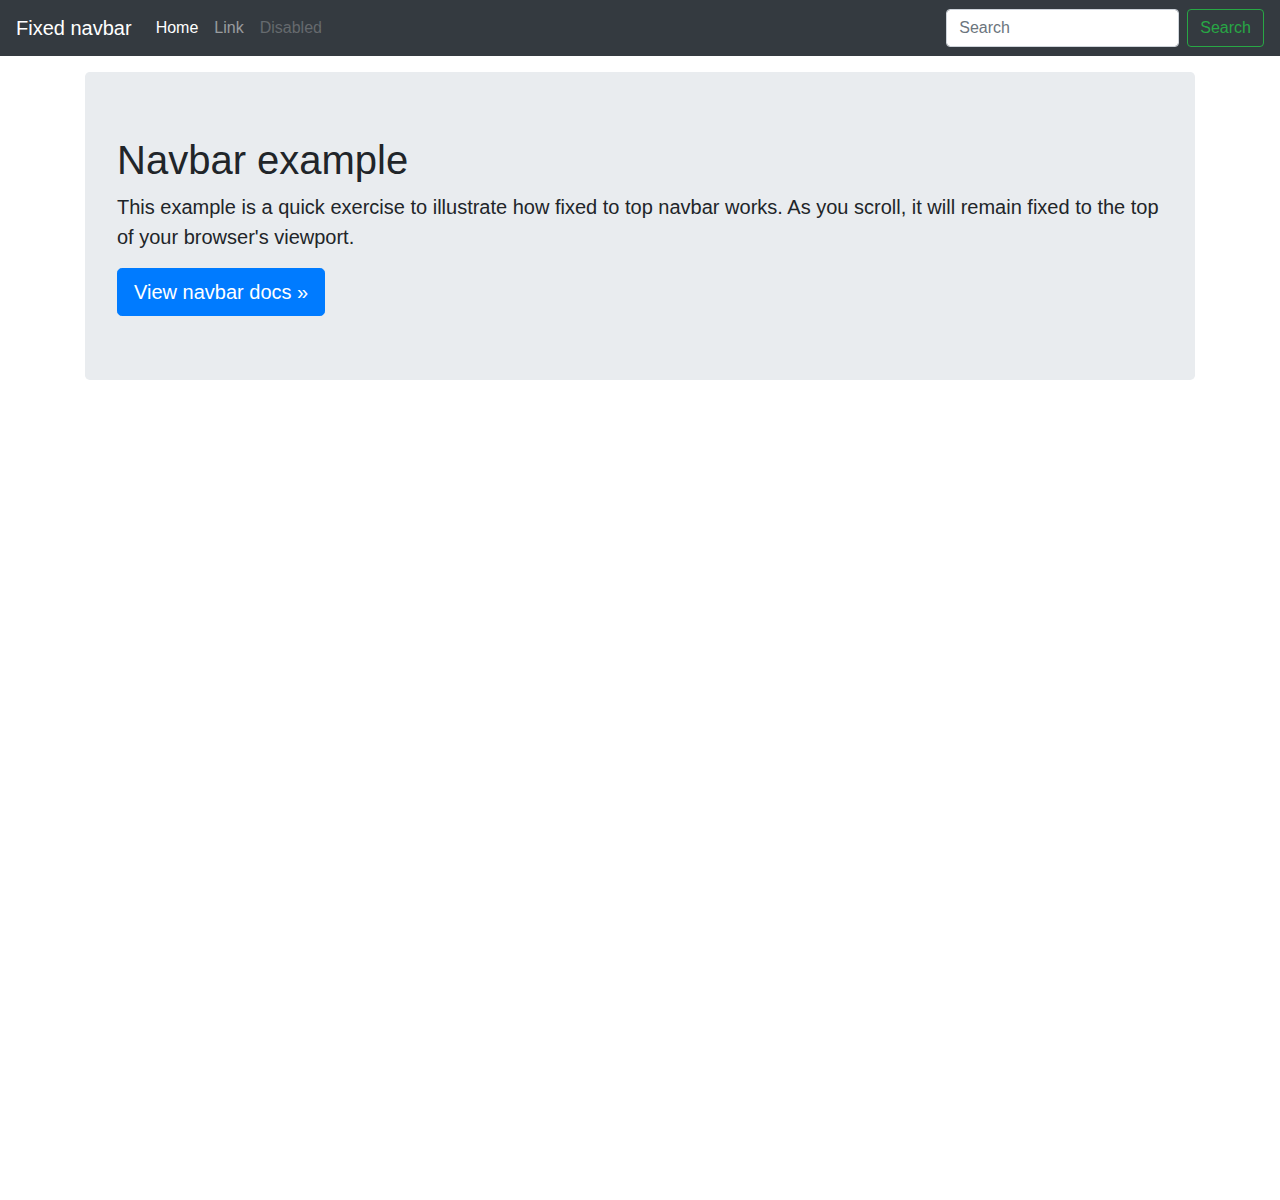
<file: static/bootstrap-4.0.0/docs/4.0/examples/navbar-fixed/index.html>
<!doctype html>
<html lang="en">
  <head>
    <meta charset="utf-8">
    <meta name="viewport" content="width=device-width, initial-scale=1, shrink-to-fit=no">
    <meta name="description" content="">
    <meta name="author" content="">
    <link rel="icon" href="../../../../favicon.ico">

    <title>Fixed top navbar example for Bootstrap</title>

    <!-- Bootstrap core CSS -->
    <link href="../../../../dist/css/bootstrap.min.css" rel="stylesheet">

    <!-- Custom styles for this template -->
    <link href="navbar-top-fixed.css" rel="stylesheet">
  </head>

  <body>

    <nav class="navbar navbar-expand-md navbar-dark fixed-top bg-dark">
      <a class="navbar-brand" href="#">Fixed navbar</a>
      <button class="navbar-toggler" type="button" data-toggle="collapse" data-target="#navbarCollapse" aria-controls="navbarCollapse" aria-expanded="false" aria-label="Toggle navigation">
        <span class="navbar-toggler-icon"></span>
      </button>
      <div class="collapse navbar-collapse" id="navbarCollapse">
        <ul class="navbar-nav mr-auto">
          <li class="nav-item active">
            <a class="nav-link" href="#">Home <span class="sr-only">(current)</span></a>
          </li>
          <li class="nav-item">
            <a class="nav-link" href="#">Link</a>
          </li>
          <li class="nav-item">
            <a class="nav-link disabled" href="#">Disabled</a>
          </li>
        </ul>
        <form class="form-inline mt-2 mt-md-0">
          <input class="form-control mr-sm-2" type="text" placeholder="Search" aria-label="Search">
          <button class="btn btn-outline-success my-2 my-sm-0" type="submit">Search</button>
        </form>
      </div>
    </nav>

    <main role="main" class="container">
      <div class="jumbotron">
        <h1>Navbar example</h1>
        <p class="lead">This example is a quick exercise to illustrate how fixed to top navbar works. As you scroll, it will remain fixed to the top of your browser's viewport.</p>
        <a class="btn btn-lg btn-primary" href="../../components/navbar/" role="button">View navbar docs &raquo;</a>
      </div>
    </main>

    <!-- Bootstrap core JavaScript
    ================================================== -->
    <!-- Placed at the end of the document so the pages load faster -->
    <script src="https://code.jquery.com/jquery-3.2.1.slim.min.js" integrity="sha384-KJ3o2DKtIkvYIK3UENzmM7KCkRr/rE9/Qpg6aAZGJwFDMVNA/GpGFF93hXpG5KkN" crossorigin="anonymous"></script>
    <script>window.jQuery || document.write('<script src="../../../../assets/js/vendor/jquery-slim.min.js"><\/script>')</script>
    <script src="../../../../assets/js/vendor/popper.min.js"></script>
    <script src="../../../../dist/js/bootstrap.min.js"></script>
  </body>
</html>
</file>
<file: static/bootstrap-4.0.0/docs/4.0/examples/album/album.css>
:root {
  --jumbotron-padding-y: 3rem;
}

.jumbotron {
  padding-top: var(--jumbotron-padding-y);
  padding-bottom: var(--jumbotron-padding-y);
  margin-bottom: 0;
  background-color: #fff;
}
@media (min-width: 768px) {
  .jumbotron {
    padding-top: calc(var(--jumbotron-padding-y) * 2);
    padding-bottom: calc(var(--jumbotron-padding-y) * 2);
  }
}

.jumbotron p:last-child {
  margin-bottom: 0;
}

.jumbotron-heading {
  font-weight: 300;
}

.jumbotron .container {
  max-width: 40rem;
}

footer {
  padding-top: 3rem;
  padding-bottom: 3rem;
}

footer p {
  margin-bottom: .25rem;
}

.box-shadow { box-shadow: 0 .25rem .75rem rgba(0, 0, 0, .05); }
</file>
<file: static/bootstrap-4.0.0/docs/4.0/examples/blog/blog.css>
/* stylelint-disable selector-list-comma-newline-after */

.blog-header {
  line-height: 1;
  border-bottom: 1px solid #e5e5e5;
}

.blog-header-logo {
  font-family: "Playfair Display", Georgia, "Times New Roman", serif;
  font-size: 2.25rem;
}

.blog-header-logo:hover {
  text-decoration: none;
}

h1, h2, h3, h4, h5, h6 {
  font-family: "Playfair Display", Georgia, "Times New Roman", serif;
}

.display-4 {
  font-size: 2.5rem;
}
@media (min-width: 768px) {
  .display-4 {
    font-size: 3rem;
  }
}

.nav-scroller {
  position: relative;
  z-index: 2;
  height: 2.75rem;
  overflow-y: hidden;
}

.nav-scroller .nav {
  display: -webkit-box;
  display: -ms-flexbox;
  display: flex;
  -ms-flex-wrap: nowrap;
  flex-wrap: nowrap;
  padding-bottom: 1rem;
  margin-top: -1px;
  overflow-x: auto;
  text-align: center;
  white-space: nowrap;
  -webkit-overflow-scrolling: touch;
}

.nav-scroller .nav-link {
  padding-top: .75rem;
  padding-bottom: .75rem;
  font-size: .875rem;
}

.card-img-right {
  height: 100%;
  border-radius: 0 3px 3px 0;
}

.flex-auto {
  -ms-flex: 0 0 auto;
  -webkit-box-flex: 0;
  flex: 0 0 auto;
}

.h-250 { height: 250px; }
@media (min-width: 768px) {
  .h-md-250 { height: 250px; }
}

.border-top { border-top: 1px solid #e5e5e5; }
.border-bottom { border-bottom: 1px solid #e5e5e5; }

.box-shadow { box-shadow: 0 .25rem .75rem rgba(0, 0, 0, .05); }

/*
 * Blog name and description
 */
.blog-title {
  margin-bottom: 0;
  font-size: 2rem;
  font-weight: 400;
}
.blog-description {
  font-size: 1.1rem;
  color: #999;
}

@media (min-width: 40em) {
  .blog-title {
    font-size: 3.5rem;
  }
}

/* Pagination */
.blog-pagination {
  margin-bottom: 4rem;
}
.blog-pagination > .btn {
  border-radius: 2rem;
}

/*
 * Blog posts
 */
.blog-post {
  margin-bottom: 4rem;
}
.blog-post-title {
  margin-bottom: .25rem;
  font-size: 2.5rem;
}
.blog-post-meta {
  margin-bottom: 1.25rem;
  color: #999;
}

/*
 * Footer
 */
.blog-footer {
  padding: 2.5rem 0;
  color: #999;
  text-align: center;
  background-color: #f9f9f9;
  border-top: .05rem solid #e5e5e5;
}
.blog-footer p:last-child {
  margin-bottom: 0;
}
</file>
<file: static/bootstrap-4.0.0/docs/4.0/examples/carousel/carousel.css>
/* GLOBAL STYLES
-------------------------------------------------- */
/* Padding below the footer and lighter body text */

body {
  padding-top: 3rem;
  padding-bottom: 3rem;
  color: #5a5a5a;
}


/* CUSTOMIZE THE CAROUSEL
-------------------------------------------------- */

/* Carousel base class */
.carousel {
  margin-bottom: 4rem;
}
/* Since positioning the image, we need to help out the caption */
.carousel-caption {
  bottom: 3rem;
  z-index: 10;
}

/* Declare heights because of positioning of img element */
.carousel-item {
  height: 32rem;
  background-color: #777;
}
.carousel-item > img {
  position: absolute;
  top: 0;
  left: 0;
  min-width: 100%;
  height: 32rem;
}


/* MARKETING CONTENT
-------------------------------------------------- */

/* Center align the text within the three columns below the carousel */
.marketing .col-lg-4 {
  margin-bottom: 1.5rem;
  text-align: center;
}
.marketing h2 {
  font-weight: 400;
}
.marketing .col-lg-4 p {
  margin-right: .75rem;
  margin-left: .75rem;
}


/* Featurettes
------------------------- */

.featurette-divider {
  margin: 5rem 0; /* Space out the Bootstrap <hr> more */
}

/* Thin out the marketing headings */
.featurette-heading {
  font-weight: 300;
  line-height: 1;
  letter-spacing: -.05rem;
}


/* RESPONSIVE CSS
-------------------------------------------------- */

@media (min-width: 40em) {
  /* Bump up size of carousel content */
  .carousel-caption p {
    margin-bottom: 1.25rem;
    font-size: 1.25rem;
    line-height: 1.4;
  }

  .featurette-heading {
    font-size: 50px;
  }
}

@media (min-width: 62em) {
  .featurette-heading {
    margin-top: 7rem;
  }
}
</file>
<file: static/bootstrap-4.0.0/docs/4.0/examples/cover/cover.css>
/*
 * Globals
 */

/* Links */
a,
a:focus,
a:hover {
  color: #fff;
}

/* Custom default button */
.btn-secondary,
.btn-secondary:hover,
.btn-secondary:focus {
  color: #333;
  text-shadow: none; /* Prevent inheritance from `body` */
  background-color: #fff;
  border: .05rem solid #fff;
}


/*
 * Base structure
 */

html,
body {
height:100%;
background-color: #333;
}

body {
  display: -ms-flexbox;
  display: -webkit-box;
  display: flex;
  -ms-flex-pack: center;
  -webkit-box-pack: center;
  justify-content: center;
  color: #fff;
  text-shadow: 0 .05rem .1rem rgba(0, 0, 0, .5);
  box-shadow: inset 0 0 5rem rgba(0, 0, 0, .5);
}

.cover-container {
  max-width: 42em;
}


/*
 * Header
 */
.masthead {
  margin-bottom: 2rem;
}

.masthead-brand {
  margin-bottom: 0;
}

.nav-masthead .nav-link {
  padding: .25rem 0;
  font-weight: 700;
  color: rgba(255, 255, 255, .5);
  background-color: transparent;
  border-bottom: .25rem solid transparent;
}

.nav-masthead .nav-link:hover,
.nav-masthead .nav-link:focus {
  border-bottom-color: rgba(255, 255, 255, .25);
}

.nav-masthead .nav-link + .nav-link {
  margin-left: 1rem;
}

.nav-masthead .active {
  color: #fff;
  border-bottom-color: #fff;
}

@media (min-width: 48em) {
  .masthead-brand {
    float: left;
  }
  .nav-masthead {
    float: right;
  }
}


/*
 * Cover
 */
.cover {
  padding: 0 1.5rem;
}
.cover .btn-lg {
  padding: .75rem 1.25rem;
  font-weight: 700;
}


/*
 * Footer
 */
.mastfoot {
  color: rgba(255, 255, 255, .5);
}
</file>
<file: static/bootstrap-4.0.0/docs/4.0/examples/grid/grid.css>
body {
  padding-top: 2rem;
  padding-bottom: 2rem;
}

h3 {
  margin-top: 2rem;
}

.row {
  margin-bottom: 1rem;
}
.row .row {
  margin-top: 1rem;
  margin-bottom: 0;
}
[class*="col-"] {
  padding-top: 1rem;
  padding-bottom: 1rem;
  background-color: rgba(86, 61, 124, .15);
  border: 1px solid rgba(86, 61, 124, .2);
}

hr {
  margin-top: 2rem;
  margin-bottom: 2rem;
}
</file>
<file: static/bootstrap-4.0.0/docs/4.0/examples/jumbotron/jumbotron.css>
/* Move down content because we have a fixed navbar that is 3.5rem tall */
body {
  padding-top: 3.5rem;
}
</file>
<file: static/bootstrap-4.0.0/docs/4.0/examples/navbar-fixed/navbar-top-fixed.css>
/* Show it is fixed to the top */
body {
  min-height: 75rem;
  padding-top: 4.5rem;
}
</file>
<file: static/bootstrap-4.0.0/js/tests/vendor/qunit.css>
/*!
 * QUnit 2.4.1
 * https://qunitjs.com/
 *
 * Copyright jQuery Foundation and other contributors
 * Released under the MIT license
 * https://jquery.org/license
 *
 * Date: 2017-10-22T05:12Z
 */

/** Font Family and Sizes */

#qunit-tests, #qunit-header, #qunit-banner, #qunit-testrunner-toolbar, #qunit-filteredTest, #qunit-userAgent, #qunit-testresult {
	font-family: "Helvetica Neue Light", "HelveticaNeue-Light", "Helvetica Neue", Calibri, Helvetica, Arial, sans-serif;
}

#qunit-testrunner-toolbar, #qunit-filteredTest, #qunit-userAgent, #qunit-testresult, #qunit-tests li { font-size: small; }
#qunit-tests { font-size: smaller; }


/** Resets */

#qunit-tests, #qunit-header, #qunit-banner, #qunit-filteredTest, #qunit-userAgent, #qunit-testresult, #qunit-modulefilter {
	margin: 0;
	padding: 0;
}


/** Header (excluding toolbar) */

#qunit-header {
	padding: 0.5em 0 0.5em 1em;

	color: #8699A4;
	background-color: #0D3349;

	font-size: 1.5em;
	line-height: 1em;
	font-weight: 400;

	border-radius: 5px 5px 0 0;
}

#qunit-header a {
	text-decoration: none;
	color: #C2CCD1;
}

#qunit-header a:hover,
#qunit-header a:focus {
	color: #FFF;
}

#qunit-banner {
	height: 5px;
}

#qunit-filteredTest {
	padding: 0.5em 1em 0.5em 1em;
	color: #366097;
	background-color: #F4FF77;
}

#qunit-userAgent {
	padding: 0.5em 1em 0.5em 1em;
	color: #FFF;
	background-color: #2B81AF;
	text-shadow: rgba(0, 0, 0, 0.5) 2px 2px 1px;
}


/** Toolbar */

#qunit-testrunner-toolbar {
	padding: 0.5em 1em 0.5em 1em;
	color: #5E740B;
	background-color: #EEE;
}

#qunit-testrunner-toolbar .clearfix {
	height: 0;
	clear: both;
}

#qunit-testrunner-toolbar label {
	display: inline-block;
}

#qunit-testrunner-toolbar input[type=checkbox],
#qunit-testrunner-toolbar input[type=radio] {
	margin: 3px;
	vertical-align: -2px;
}

#qunit-testrunner-toolbar input[type=text] {
	box-sizing: border-box;
	height: 1.6em;
}

.qunit-url-config,
.qunit-filter,
#qunit-modulefilter {
	display: inline-block;
	line-height: 2.1em;
}

.qunit-filter,
#qunit-modulefilter {
	float: right;
	position: relative;
	margin-left: 1em;
}

.qunit-url-config label {
	margin-right: 0.5em;
}

#qunit-modulefilter-search {
	box-sizing: border-box;
	width: 400px;
}

#qunit-modulefilter-search-container:after {
	position: absolute;
	right: 0.3em;
	content: "\25bc";
	color: black;
}

#qunit-modulefilter-dropdown {
	/* align with #qunit-modulefilter-search */
	box-sizing: border-box;
	width: 400px;
	position: absolute;
	right: 0;
	top: 50%;
	margin-top: 0.8em;

	border: 1px solid #D3D3D3;
	border-top: none;
	border-radius: 0 0 .25em .25em;
	color: #000;
	background-color: #F5F5F5;
	z-index: 99;
}

#qunit-modulefilter-dropdown a {
	color: inherit;
	text-decoration: none;
}

#qunit-modulefilter-dropdown .clickable.checked {
	font-weight: bold;
	color: #000;
	background-color: #D2E0E6;
}

#qunit-modulefilter-dropdown .clickable:hover {
	color: #FFF;
	background-color: #0D3349;
}

#qunit-modulefilter-actions {
	display: block;
	overflow: auto;

	/* align with #qunit-modulefilter-dropdown-list */
	font: smaller/1.5em sans-serif;
}

#qunit-modulefilter-dropdown #qunit-modulefilter-actions > * {
	box-sizing: border-box;
	max-height: 2.8em;
	display: block;
	padding: 0.4em;
}

#qunit-modulefilter-dropdown #qunit-modulefilter-actions > button {
	float: right;
	font: inherit;
}

#qunit-modulefilter-dropdown #qunit-modulefilter-actions > :last-child {
	/* insert padding to align with checkbox margins */
	padding-left: 3px;
}

#qunit-modulefilter-dropdown-list {
	max-height: 200px;
	overflow-y: auto;
	margin: 0;
	border-top: 2px groove threedhighlight;
	padding: 0.4em 0 0;
	font: smaller/1.5em sans-serif;
}

#qunit-modulefilter-dropdown-list li {
	white-space: nowrap;
	overflow: hidden;
	text-overflow: ellipsis;
}

#qunit-modulefilter-dropdown-list .clickable {
	display: block;
	padding-left: 0.15em;
}


/** Tests: Pass/Fail */

#qunit-tests {
	list-style-position: inside;
}

#qunit-tests li {
	padding: 0.4em 1em 0.4em 1em;
	border-bottom: 1px solid #FFF;
	list-style-position: inside;
}

#qunit-tests > li {
	display: none;
}

#qunit-tests li.running,
#qunit-tests li.pass,
#qunit-tests li.fail,
#qunit-tests li.skipped,
#qunit-tests li.aborted {
	display: list-item;
}

#qunit-tests.hidepass {
	position: relative;
}

#qunit-tests.hidepass li.running,
#qunit-tests.hidepass li.pass:not(.todo) {
	visibility: hidden;
	position: absolute;
	width:   0;
	height:  0;
	padding: 0;
	border:  0;
	margin:  0;
}

#qunit-tests li strong {
	cursor: pointer;
}

#qunit-tests li.skipped strong {
	cursor: default;
}

#qunit-tests li a {
	padding: 0.5em;
	color: #C2CCD1;
	text-decoration: none;
}

#qunit-tests li p a {
	padding: 0.25em;
	color: #6B6464;
}
#qunit-tests li a:hover,
#qunit-tests li a:focus {
	color: #000;
}

#qunit-tests li .runtime {
	float: right;
	font-size: smaller;
}

.qunit-assert-list {
	margin-top: 0.5em;
	padding: 0.5em;

	background-color: #FFF;

	border-radius: 5px;
}

.qunit-source {
	margin: 0.6em 0 0.3em;
}

.qunit-collapsed {
	display: none;
}

#qunit-tests table {
	border-collapse: collapse;
	margin-top: 0.2em;
}

#qunit-tests th {
	text-align: right;
	vertical-align: top;
	padding: 0 0.5em 0 0;
}

#qunit-tests td {
	vertical-align: top;
}

#qunit-tests pre {
	margin: 0;
	white-space: pre-wrap;
	word-wrap: break-word;
}

#qunit-tests del {
	color: #374E0C;
	background-color: #E0F2BE;
	text-decoration: none;
}

#qunit-tests ins {
	color: #500;
	background-color: #FFCACA;
	text-decoration: none;
}

/*** Test Counts */

#qunit-tests b.counts                       { color: #000; }
#qunit-tests b.passed                       { color: #5E740B; }
#qunit-tests b.failed                       { color: #710909; }

#qunit-tests li li {
	padding: 5px;
	background-color: #FFF;
	border-bottom: none;
	list-style-position: inside;
}

/*** Passing Styles */

#qunit-tests li li.pass {
	color: #3C510C;
	background-color: #FFF;
	border-left: 10px solid #C6E746;
}

#qunit-tests .pass                          { color: #528CE0; background-color: #D2E0E6; }
#qunit-tests .pass .test-name               { color: #366097; }

#qunit-tests .pass .test-actual,
#qunit-tests .pass .test-expected           { color: #999; }

#qunit-banner.qunit-pass                    { background-color: #C6E746; }

/*** Failing Styles */

#qunit-tests li li.fail {
	color: #710909;
	background-color: #FFF;
	border-left: 10px solid #EE5757;
	white-space: pre;
}

#qunit-tests > li:last-child {
	border-radius: 0 0 5px 5px;
}

#qunit-tests .fail                          { color: #000; background-color: #EE5757; }
#qunit-tests .fail .test-name,
#qunit-tests .fail .module-name             { color: #000; }

#qunit-tests .fail .test-actual             { color: #EE5757; }
#qunit-tests .fail .test-expected           { color: #008000; }

#qunit-banner.qunit-fail                    { background-color: #EE5757; }


/*** Aborted tests */
#qunit-tests .aborted { color: #000; background-color: orange; }
/*** Skipped tests */

#qunit-tests .skipped {
	background-color: #EBECE9;
}

#qunit-tests .qunit-todo-label,
#qunit-tests .qunit-skipped-label {
	background-color: #F4FF77;
	display: inline-block;
	font-style: normal;
	color: #366097;
	line-height: 1.8em;
	padding: 0 0.5em;
	margin: -0.4em 0.4em -0.4em 0;
}

#qunit-tests .qunit-todo-label {
	background-color: #EEE;
}

/** Result */

#qunit-testresult {
	color: #2B81AF;
	background-color: #D2E0E6;

	border-bottom: 1px solid #FFF;
}
#qunit-testresult .clearfix {
	height: 0;
	clear: both;
}
#qunit-testresult .module-name {
	font-weight: 700;
}
#qunit-testresult-display {
	padding: 0.5em 1em 0.5em 1em;
	width: 85%;
	float:left;
}
#qunit-testresult-controls {
	padding: 0.5em 1em 0.5em 1em;
  width: 10%;
	float:left;
}

/** Fixture */

#qunit-fixture {
	position: absolute;
	top: -10000px;
	left: -10000px;
	width: 1000px;
	height: 1000px;
}
</file>
